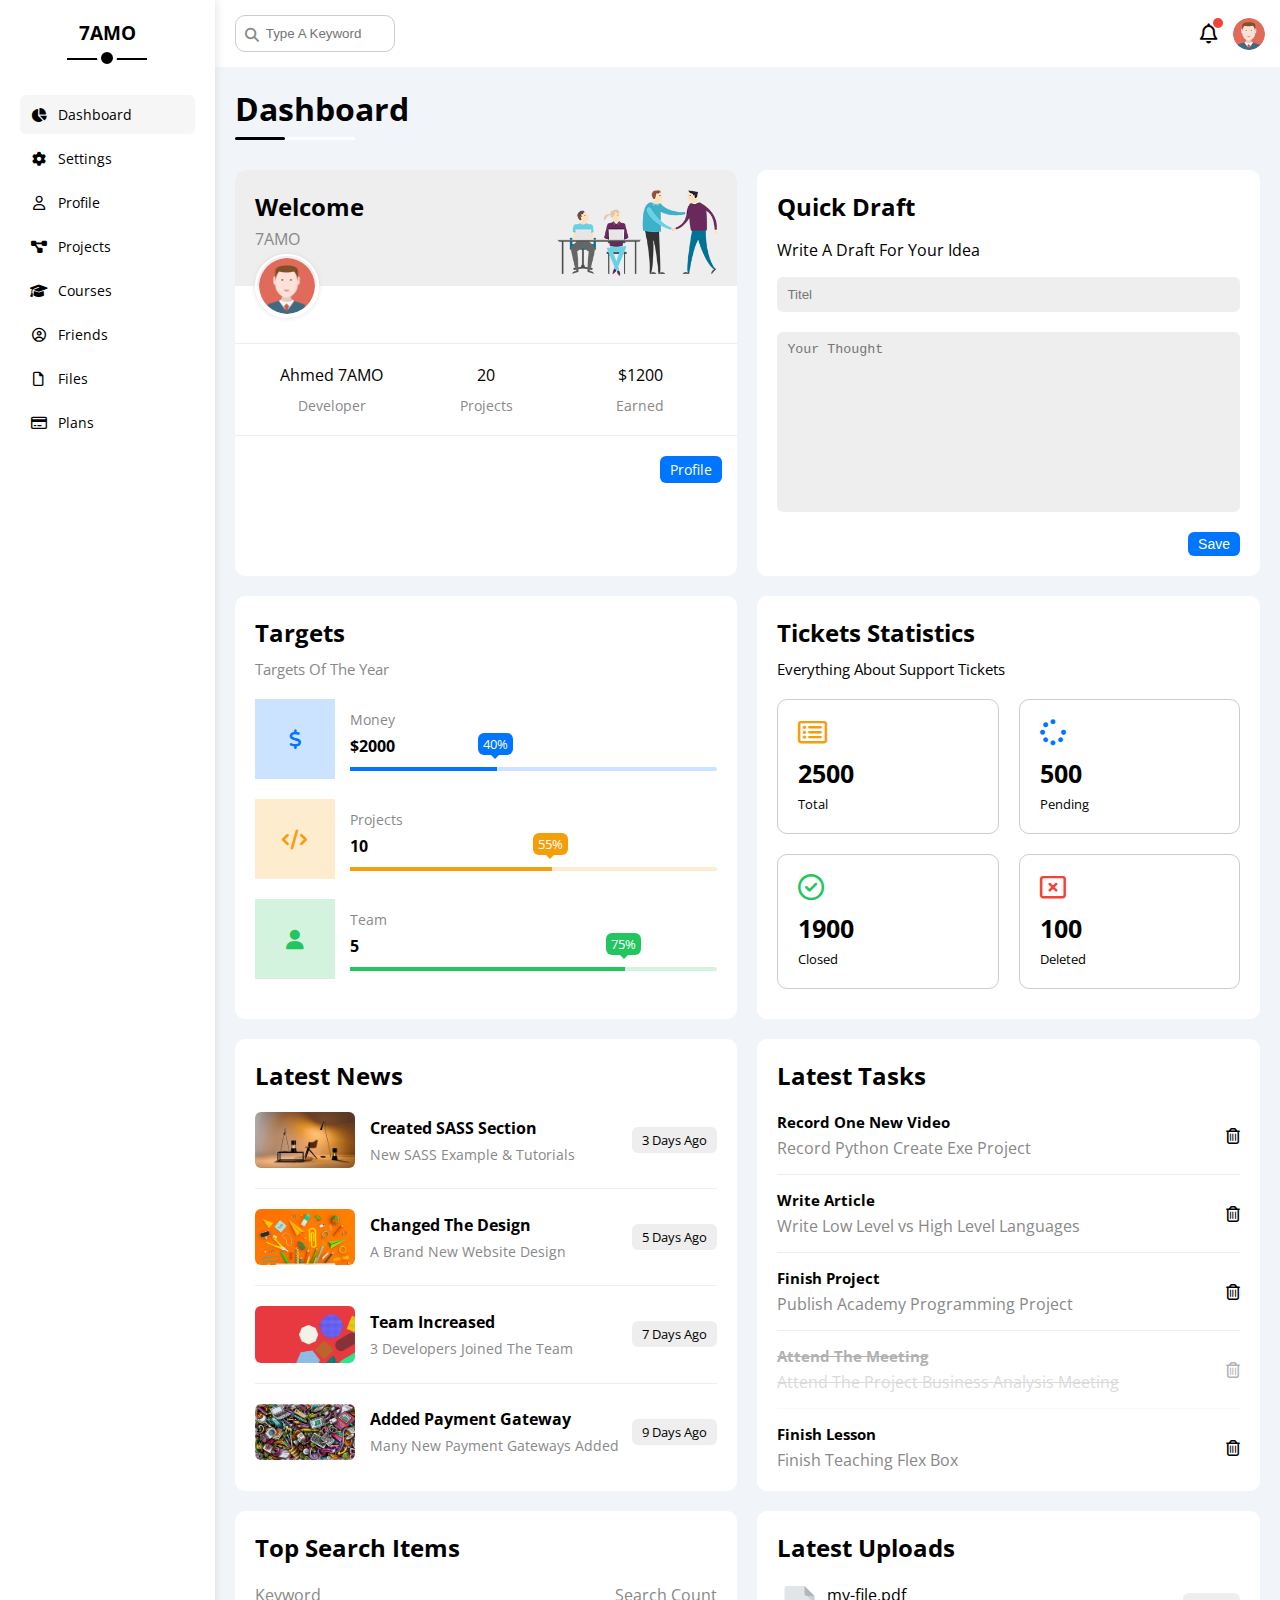
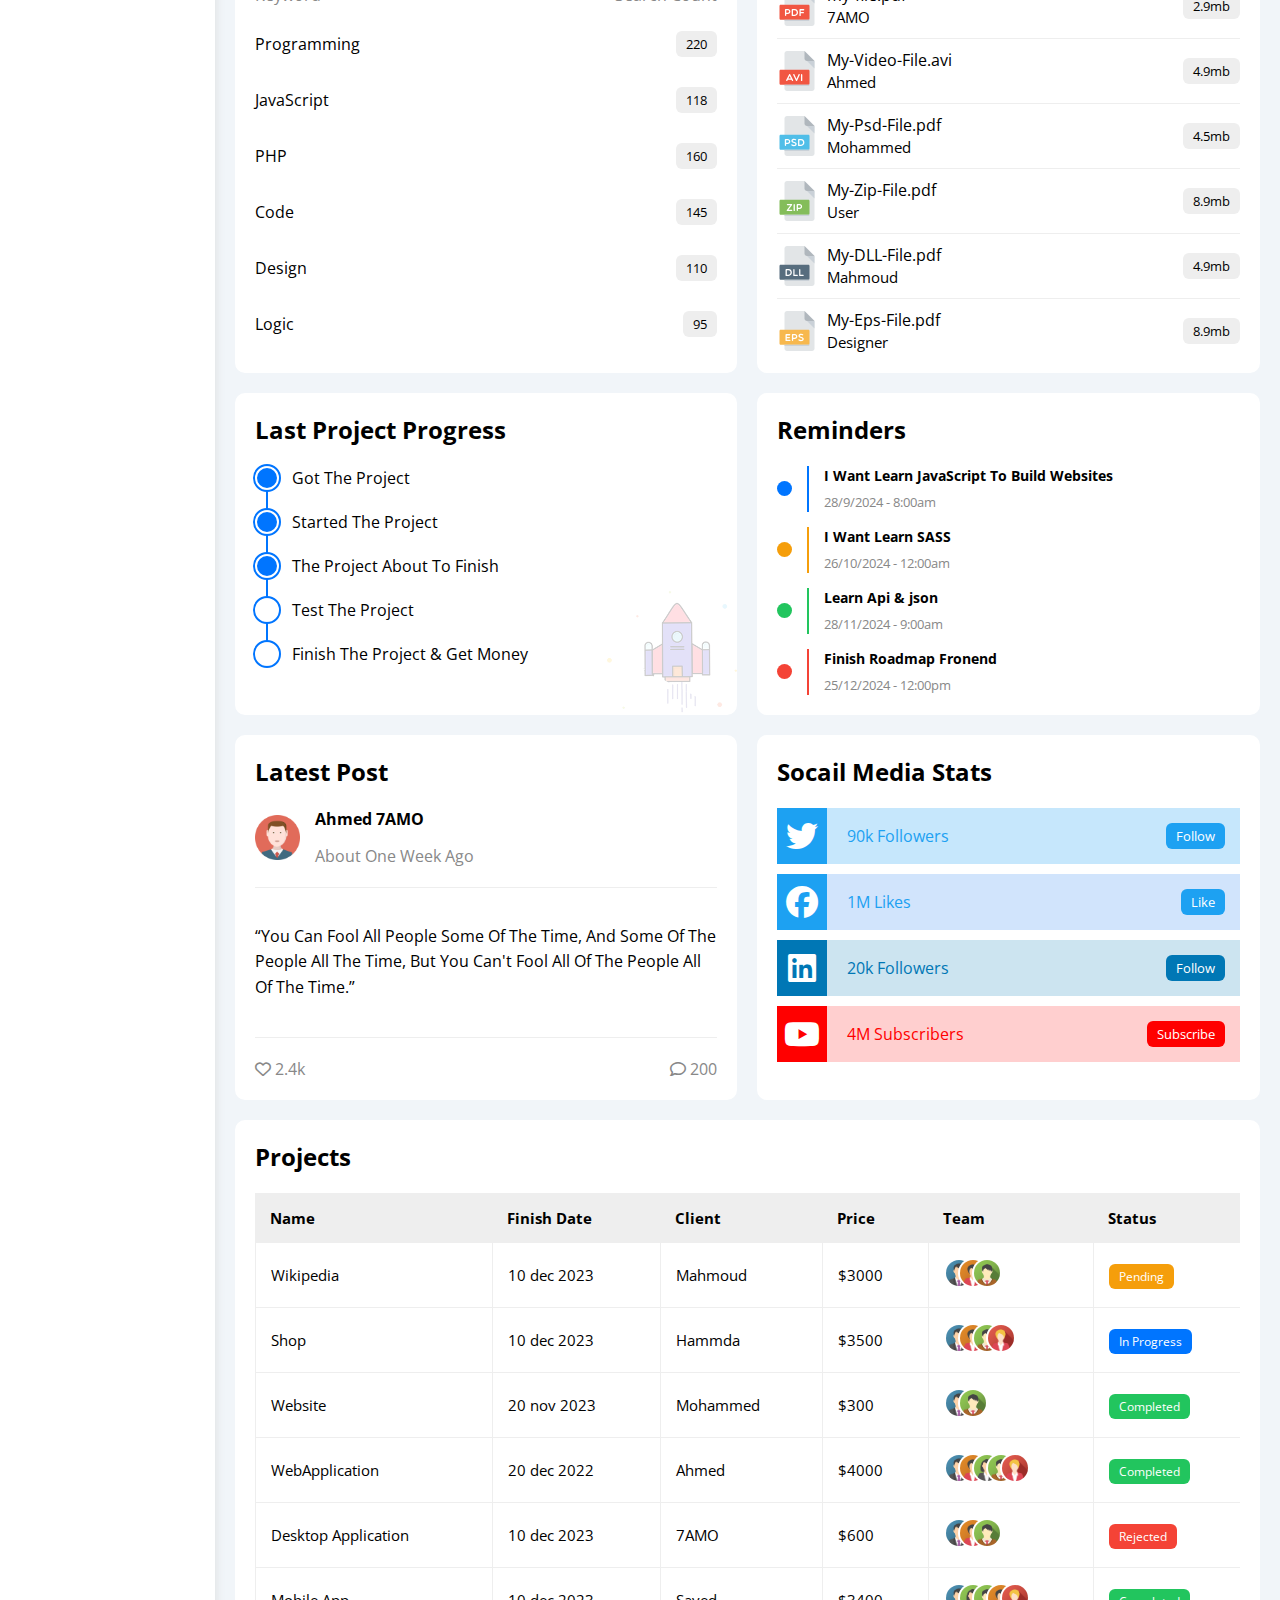
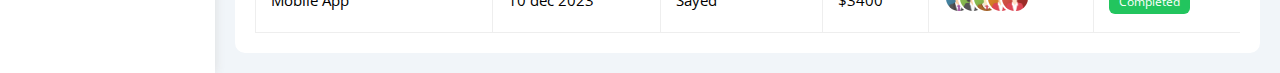
<file: index.html>
<!DOCTYPE html>
<html lang="en">
<head>
    <meta charset="UTF-8">
    <meta name="viewport" content="width=device-width, initial-scale=1.0">
    <link rel="stylesheet" href="css/all.min.css">
    <link rel="stylesheet" href="css/framework.css">
    <link rel="stylesheet" href="css/main.css">
    <link rel="preconnect" href="https://fonts.googleapis.com" />
    <link rel="preconnect" href="https://fonts.gstatic.com" crossorigin />
    <link href="https://fonts.googleapis.com/css2?family=Open+Sans:wght@300;500&#038;display=swap" rel="stylesheet" />
    <title>Dashboard</title>
</head>
<body>
    <div class="page d-flex">
        <div class="sidebar bg-white p-20 p-relative">
            <h3 class="p-relative mt-0 text-c">7AMO</h3>
            <ul>
                <li>
                    <a class="active d-flex align-center fs-14 c-black rad-6 p-10" href="index.html" title="Dashboard">
                        <i class="fa-solid fa-chart-pie fa-fw"></i>
                        <span>Dashboard</span>
                    </a>
                </li>
                <li>
                    <a class="d-flex align-center fs-14 c-black rad-6 p-10" href="settings.html" title="Settings">
                      <i class="fa-solid fa-gear fa-fw"></i>
                      <span>Settings</span>
                    </a>
                  </li>
                  <li>
                    <a class="d-flex align-center fs-14 c-black rad-6 p-10" href="profile.html" title="Profile">
                      <i class="fa-regular fa-user fa-fw"></i>
                      <span>Profile</span>
                    </a>
                  </li>
                  <li>
                    <a class="d-flex align-center fs-14 c-black rad-6 p-10" href="projects.html" title="Projects">
                      <i class="fa-solid fa-diagram-project fa-fw"></i>
                      <span>Projects</span>
                    </a>
                  </li>
                  <li>
                    <a class="d-flex align-center fs-14 c-black rad-6 p-10" href="courses.html" title="Courses">
                      <i class="fa-solid fa-graduation-cap fa-fw"></i>
                      <span>Courses</span>
                    </a>
                  </li>
                  <li>
                    <a class="d-flex align-center fs-14 c-black rad-6 p-10" href="friends.html" title="Friends">
                      <i class="fa-regular fa-circle-user fa-fw"></i>
                      <span>Friends</span>
                    </a>
                  </li>
                  <li>
                    <a class="d-flex align-center fs-14 c-black rad-6 p-10" href="files.html" title="Files">
                      <i class="fa-regular fa-file fa-fw"></i>
                      <span>Files</span>
                    </a>
                  </li>
                  <li>
                    <a class="d-flex align-center fs-14 c-black rad-6 p-10" href="plans.html" title="Plans">
                      <i class="fa-regular fa-credit-card fa-fw"></i>
                      <span>Plans</span>
                    </a>
                  </li>
            </ul>
        </div>
        <div class="content w-full">
            <!-- Start Head  -->
            <div class="head bg-white p-15 between-flex ">
                <div class="search p-relative">
                    <input class="p-10 rad-10 border-ccc" type="search" placeholder="Type A Keyword" > 
                </div>
                <div class="icons d-flex align-center">
                    <span class="notification p-relative">
                        <i class="fa-regular fa-bell fa-lg"></i> 
                    </span>
                    <img src="images/avatar.png" alt="">
                </div>
            </div>
            <!-- End Head  -->
            <h1 class="p-relative">Dashboard</h1>
            <div class="wrapper d-grid gap-20">
                <div class="welcome bg-white rad-10 text-c-mobile block-mobile">
                    <div class="intro p-20 d-flex space-between bg-eee">
                        <div>
                            <h2 class="m-0">Welcome</h2>
                            <p class="c-gray mt-5">7AMO</p>
                        </div>
                        <img class="hide-mobile" src="images/welcome.png" alt="">
                    </div>
                    <img src="images/avatar.png" alt="" class="avatar">
                    <div class="body text-c d-flex p-20 mt-20 mb-20 block-mobile">
                        <div>Ahmed 7AMO <span class="d-block c-gray fs-14 mt-10">Developer</span></div>
                        <div>20<span class="d-block c-gray fs-14 mt-10">Projects </span></div>
                        <div>$1200<span class="d-block c-gray fs-14 mt-10"> Earned</span></div>
                    </div>
                    <a href="profile.html" class="visit d-block fs-14  bg-blue c-white w-fit btn-shape">Profile</a>
                </div>
                <!-- Start Quick Draft Widget -->
                <div class="quick-draft p-20 bg-white rad-10">
                    <h2 class="mt-0 mb-10">Quick Draft</h2>
                    <p class="">Write A Draft For Your Idea</p>
                    <form action="">
                        <input class="d-block mb-20 w-full p-10 b-none bg-eee rad-6" type="text" placeholder="Titel">
                        <textarea class="d-block mb-20 w-full p-10 b-none bg-eee rad-6" placeholder="Your Thought"></textarea>
                        <input class="save d-block fs-14 bg-blue c-white b-none w-fit btn-shape" type="submit" value="Save">
                    </form>
                </div>
                <!-- End Quick Draft Widget -->
                <!-- Start Targets  -->
                <div class="targets p-20 bg-white rad-10">
                    <h2 class="mt-0 mb-10 ">Targets</h2>
                    <p class="mt-0 mb-20 c-gray fs-15">Targets Of The Year</p>
                    <div class="target-row mb-20 center-flex blue">
                        <div class="icon center-flex">
                           <i class="fa-solid fa-dollar-sign fa-lg c-blue"></i> 
                        </div>
                        <div class="details">
                            <span class="fs-14 c-gray">Money</span>
                            <span class="d-block mt-5 mb-10 fw-bold">$2000</span>
                            <div class="progress rad-6 p-relative">
                              <span class="bg-blue blue" style="width: 40%;">
                                <span class="bg-blue">40%</span>
                            </span>
                            </div>
                        </div>
                    </div>
                    <div class="target-row mb-20 center-flex orange">
                        <div class="icon center-flex">
                           <i class="fa-solid fa-code fa-lg c-orange"></i> 
                        </div>
                        <div class="details">
                            <span class="fs-14 c-gray">Projects</span>
                            <span class="d-block mt-5 mb-10 fw-bold">10</span>
                            <div class="progress rad-6 p-relative">
                              <span class="bg-orange orange" style="width: 55%;">
                                <span class="bg-orange">55%</span>
                            </span>
                            </div>
                        </div>
                    </div>
                    <div class="target-row mb-20 center-flex green">
                        <div class="icon center-flex">
                           <i class="fa-solid fa-user fa-lg c-green"></i> 
                        </div>
                        <div class="details">
                            <span class="fs-14 c-gray">Team</span>
                            <span class="d-block mt-5 mb-10 fw-bold">5</span>
                            <div class="progress rad-6 p-relative">
                              <span class="bg-green green" style="width: 75%;">
                                <span class="bg-green">75%</span>
                            </span>
                            </div>
                        </div>
                    </div>
                </div>
                <!-- End Targets  -->
                <!-- Start Tickets Widget -->
                <div class="tickets p-20 bg-white rad-10">
                    <h2 class="mt-0 mb-10">Tickets Statistics</h2>
                    <p class="mt-0 mb-20 c-grey fs-15">Everything About Support Tickets</p>
                    <div class="d-flex txt-c gap-20 f-wrap">
                      <div class=" p-20 rad-10 fs-13 c-grey box">
                        <i class="fa-regular fa-rectangle-list fa-2x mb-10 c-orange"></i>
                        <span class="d-block c-black fw-bold fs-25 mb-5">2500</span>
                        Total
                      </div>
                      <div class="box p-20 rad-10 fs-13 c-grey">
                        <i class="fa-solid fa-spinner fa-2x mb-10 c-blue"></i>
                        <span class="d-block c-black fw-bold fs-25 mb-5">500</span>
                        Pending
                      </div>
                      <div class="box p-20 rad-10 fs-13 c-grey">
                        <i class="fa-regular fa-circle-check fa-2x mb-10 c-green"></i>
                        <span class="d-block c-black fw-bold fs-25 mb-5">1900</span>
                        Closed
                      </div>
                      <div class="box p-20 rad-10 fs-13 c-grey">
                        <i class="fa-regular fa-rectangle-xmark fa-2x mb-10 c-red"></i>
                        <span class="d-block c-black fw-bold fs-25 mb-5">100</span>
                        Deleted
                      </div>
                    </div>
                  </div>
                <!-- End Tickets Widget -->
                 <!-- Start Latest News -->
                  <div class="latest-news p-20 bg-white rad-10 text-c-mobile">
                    <h2 class="mt-0 mb-20">Latest News</h2>
                    <div class="news-row d-flex align-center">
                      <img src="images/news-01.png" alt="">
                      <div class="info">
                        <h3>Created SASS Section</h3>
                        <p class="m-0 fs-14 c-gray ">New SASS Example & Tutorials</p>
                      </div>
                      <div class="btn-shape bg-eee fs-13 label">3 Days Ago</div>
                    </div>
                    <div class="news-row d-flex align-center">
                      <img src="images/news-02.png" alt="">
                      <div class="info">
                        <h3>Changed The Design</h3>
                        <p class="m-0 fs-14 c-gray ">A Brand New Website Design</p>
                      </div>
                      <div class="btn-shape bg-eee fs-13 label">5 Days Ago</div>
                    </div>
                    <div class="news-row d-flex align-center">
                      <img src="images/news-03.png" alt="">
                      <div class="info">
                        <h3>Team Increased</h3>
                        <p class="m-0 fs-14 c-gray ">3 Developers Joined The Team</p>
                      </div>
                      <div class="btn-shape bg-eee fs-13 label">7 Days Ago</div>
                    </div>
                    <div class="news-row d-flex align-center">
                      <img src="images/news-04.png" alt="">
                      <div class="info">
                        <h3>Added Payment Gateway</h3>
                        <p class="m-0 fs-14 c-gray ">Many New Payment Gateways Added</p>
                      </div>
                      <div class="btn-shape bg-eee fs-13 label">9 Days Ago</div>
                    </div>
                  </div>
                 <!-- End Latest News -->
                  <!-- Start Tasks  -->
                   <div class="tasks p-20 bg-white rad-10">
                    <h2 class="mt-0 mb-20 ">Latest Tasks</h2>
                    <div class="task-row between-flex">
                      <div class="info">
                        <h3 class="mt-0 mb-5 fs-15">Record One New Video</h3>
                        <p class="m-0 c-gray">Record Python Create Exe Project</p>
                      </div>
                      <i class="fa-regular fa-trash-can delete"></i>
                    </div>
                    <div class="task-row between-flex">
                      <div class="info">
                        <h3 class="mt-0 mb-5 fs-15">Write Article</h3>
                        <p class="m-0 c-gray">Write Low Level vs High Level Languages</p>
                      </div>
                      <i class="fa-regular fa-trash-can delete"></i>
                    </div>
                    <div class="task-row between-flex">
                      <div class="info">
                        <h3 class="mt-0 mb-5 fs-15">Finish Project</h3>
                        <p class="m-0 c-gray">Publish Academy Programming Project</p>
                      </div>
                      <i class="fa-regular fa-trash-can delete"></i>
                    </div>
                    <div class="task-row between-flex done">
                      <div class="info">
                        <h3 class="mt-0 mb-5 fs-15">Attend The Meeting</h3>
                        <p class="m-0 c-gray">Attend The Project Business Analysis Meeting</p>
                      </div>
                      <i class="fa-regular fa-trash-can delete"></i>
                    </div>
                    <div class="task-row between-flex">
                      <div class="info">
                        <h3 class="mt-0 mb-5 fs-15">Finish Lesson</h3>
                        <p class="m-0 c-gray">Finish Teaching Flex Box</p>
                      </div>
                      <i class="fa-regular fa-trash-can delete"></i>
                    </div>
                   </div>
                  <!-- End Tasks  -->
                   <!-- Start To Search Widget -->
                    <div class="search-items p-20 bg-white rad-10">
                      <h2 class="mt-0 mb-20">Top Search Items </h2>
                      <div class="items-head d-flex space-between c-gray mb-10">
                        <div>Keyword</div>
                        <div>Search Count</div>
                      </div>
                      <div class="items between-flex pt-15 pb-15">
                        <span>Programming</span>
                        <span class="bg-eee fs-13 btn-shape">220</span>
                      </div>
                      <div class="items between-flex pt-15 pb-15">
                        <span>JavaScript</span>
                        <span class="bg-eee fs-13 btn-shape">118</span>
                      </div>
                      <div class="items between-flex pt-15 pb-15">
                        <span>PHP</span>
                        <span class="bg-eee fs-13 btn-shape">160</span>
                      </div>
                      <div class="items between-flex pt-15 pb-15">
                        <span>Code</span>
                        <span class="bg-eee fs-13 btn-shape">145</span>
                      </div>
                      <div class="items between-flex pt-15 pb-15">
                        <span>Design</span>
                        <span class="bg-eee fs-13 btn-shape">110</span>
                      </div>
                      <div class="items between-flex pt-15 pb-15">
                        <span>Logic</span>
                        <span class="bg-eee fs-13 btn-shape">95</span>
                      </div>
                    </div>
                   <!-- End To Search Widget -->
                    <!-- Start Latest Uploads -->
                     <div class="latest-uploads p-20 bg-white rad-10">
                      <h2 class="mt-0 mb-20">Latest Uploads</h2>
                      <ul class="m-0">
                        <li class="between-flex pb-10 mb-10">
                          <div class="d-flex align-center">
                            <img decoding="async" class="mr-10" src="images/pdf.svg" alt="" />
                            <div>
                              <span class="d-block">my-file.pdf</span>
                              <span class="fs-15 c-grey">7AMO</span>
                            </div>
                          </div>
                          <div class="bg-eee btn-shape fs-13">2.9mb</div>
                        </li>
                        <li class="between-flex pb-10 mb-10">
                          <div class="d-flex align-center">
                            <img decoding="async" class="mr-10" src="images/avi.svg" alt="" />
                            <div>
                              <span class="d-block">My-Video-File.avi</span>
                              <span class="fs-15 c-grey">Ahmed</span>
                            </div>
                          </div>
                          <div class="bg-eee btn-shape fs-13">4.9mb</div>
                        </li>
                        <li class="between-flex pb-10 mb-10">
                          <div class="d-flex align-center">
                            <img decoding="async" class="mr-10" src="images/psd.svg" alt="" />
                            <div>
                              <span class="d-block">My-Psd-File.pdf</span>
                              <span class="fs-15 c-grey">Mohammed</span>
                            </div>
                          </div>
                          <div class="bg-eee btn-shape fs-13">4.5mb</div>
                        </li>
                        <li class="between-flex pb-10 mb-10">
                          <div class="d-flex align-center">
                            <img decoding="async" class="mr-10" src="images/zip.svg" alt="" />
                            <div>
                              <span class="d-block">My-Zip-File.pdf</span>
                              <span class="fs-15 c-grey">User</span>
                            </div>
                          </div>
                          <div class="bg-eee btn-shape fs-13">8.9mb</div>
                        </li>
                        <li class="between-flex pb-10 mb-10">
                          <div class="d-flex align-center">
                            <img decoding="async" class="mr-10" src="images/dll.svg" alt="" />
                            <div>
                              <span class="d-block">My-DLL-File.pdf</span>
                              <span class="fs-15 c-grey">Mahmoud</span>
                            </div>
                          </div>
                          <div class="bg-eee btn-shape fs-13">4.9mb</div>
                        </li>
                        <li class="between-flex">
                          <div class="d-flex align-center">
                            <img decoding="async" class="mr-10" src="images/eps.svg" alt="" />
                            <div>
                              <span class="d-block">My-Eps-File.pdf</span>
                              <span class="fs-15 c-grey">Designer</span>
                            </div>
                          </div>
                          <div class="bg-eee btn-shape fs-13">8.9mb</div>
                        </li>
                      </ul>
                     </div>
                    <!-- End Latest Uploads -->
                     <!-- Start Last Project Progress Widget  -->
                      <div class="last-project p-20 bg-white rad-10 p-relative">
                        <h2 class="mt-0 mb-20">Last Project Progress</h2>
                        <ul class="m-0 p-relative">
                          <li class="mt-20 d-flex align-center done">Got The Project</li>
                          <li class="mt-20 d-flex align-center done">Started The Project</li>
                          <li class="mt-20 d-flex align-center done">The Project About To Finish</li>
                          <li class="mt-20 d-flex align-center current">Test The Project</li>
                          <li class="mt-20 d-flex align-center">Finish The Project & Get Money</li>
                        </ul>
                        <img class="launch-icon hide-mobile" src="images/project.png" alt="">
                      </div>
                     <!-- End Last Project Progress Widget  -->
                      <!-- Start Reminders Widget -->
                       <div class="reminders p-20 bg-white rad-10 p-relative">
                        <h2 class="mt-0 mb-25">Reminders</h2>
                        <ul class="m-0">
                          <li class="d-flex align-center mt-15">
                            <span class="key bg-blue mr-15 d-block rad-half"></span>
                            <div class="pl-15 blue">
                              <p class="fs-14 fw-bold mt-0 mb-5">I Want Learn JavaScript To Build Websites</p>
                               <span class="fs-13 c-gray">28/9/2024 - 8:00am</span>
                            </div>
                          </li>
                          <li class="d-flex align-center mt-15">
                            <span class="key bg-orange mr-15 d-block rad-half"></span>
                            <div class="pl-15 orange">
                              <p class="fs-14 fw-bold mt-0 mb-5"> I Want Learn SASS</p>
                               <span class="fs-13 c-gray">26/10/2024 - 12:00am</span>
                            </div>
                          </li>
                          <li class="d-flex align-center mt-15">
                            <span class="key bg-green mr-15 d-block rad-half"></span>
                            <div class="pl-15 green">
                              <p class="fs-14 fw-bold mt-0 mb-5">Learn Api & json</p>
                               <span class="fs-13 c-gray">28/11/2024 - 9:00am</span>
                            </div>
                          </li>
                          <li class="d-flex align-center mt-15">
                            <span class="key bg-red mr-15 d-block rad-half"></span>
                            <div class="pl-15 red">
                              <p class="fs-14 fw-bold mt-0 mb-5">Finish Roadmap Fronend</p>
                               <span class="fs-13 c-gray">25/12/2024 - 12:00pm</span>
                            </div>
                          </li>
                        </ul>
                       </div>
                      <!-- End Reminders Widget -->
                       <!-- Start Latest Post Widget  -->
                        <div class="latest-post p-20 bg-white rad-10 p-relative">
                          <h2 class="mt-0 mb-25">Latest Post</h2>
                          <div class="d-flex align-center top">
                            <img class="avatar mr-15" src="images/avatar.png" alt="">
                            <div class="info">
                              <span class="d-block mb-15 fw-bold">Ahmed 7AMO</span>
                              <span class="c-gray">About One Week Ago</span>
                            </div>
                          </div>
                          <div class="post-content text-c-mobile pt-20 pb-20 mt-20 mb-20">
                            <p><q>You Can Fool All People Some Of The Time,
                               And Some Of The People All The Time, 
                               But You Can't Fool All Of The People All Of The Time.</q>
                              </p>
                          </div>
                          <div class="post-stats between-flex c-gray">
                            <div>
                              <i class="fa-regular fa-heart"></i>
                              <span>2.4k</span>
                            </div>
                            <div>
                              <i class="fa-regular fa-comment"></i>
                              <span>200</span>
                            </div>
                          </div>
                        </div>
                       <!-- End Latest Post Widget  -->
                        <!-- Start Socail Media Widget  -->
                          <div class="social-media p-20 bg-white rad-10 p-relative">
                            <h2 class="mt-0 mb-25">Socail Media Stats</h2>
                            <div class="box twitter p-15 p-relative mb-10 between-flex">
                             <i class="fa-brands fa-twitter fa-2x c-white h-full center-flex"></i> 
                             <span>90k Followers</span>
                             <a class="fs-13 c-white btn-shape " href="#">Follow</a>
                            </div>
                            <div class="box facebook p-15 p-relative mb-10 between-flex">
                             <i class="fa-brands fa-facebook fa-2x c-white h-full center-flex"></i> 
                             <span>1M Likes</span>
                             <a class="fs-13 c-white btn-shape " href="#">Like</a>
                            </div>
                            <div class="box linkedin p-15 p-relative mb-10 between-flex">
                              <i class="fa-brands fa-linkedin fa-2x c-white h-full center-flex"></i> 
                              <span>20k Followers</span>
                              <a class="fs-13 c-white btn-shape " href="#">Follow</a>
                            </div>
                            <div class="box youtube p-15 p-relative mb-10 between-flex">
                             <i class="fa-brands fa-youtube fa-2x c-white h-full center-flex"></i> 
                             <span>4M Subscribers</span>
                             <a class="fs-13 c-white btn-shape " href="#">Subscribe</a>
                            </div>

                          </div>
                        <!-- End Socail Media Widget  -->
            </div>
            <!-- Start projects Table  -->
             <div class="projects p-20 bg-white rad-10 m-20">
               <h2 class="mt-0 mb-20">Projects</h2>
               <div class="responsive-table">
                <table class="fs-15 w-full">
                  <thead>
                    <tr>
                      <td>Name</td>
                      <td>Finish Date</td>
                      <td>Client</td>
                      <td>Price</td>
                      <td>Team</td>
                      <td>Status</td>
                    </tr>
                  </thead>
                  <tbody>
                    <tr>
                      <td>Wikipedia</td>
                      <td>10 dec 2023</td>
                      <td>Mahmoud</td>
                      <td>$3000</td>
                      <td>
                        <img src="images/team-01.png" alt="">
                        <img src="images/team-04.png" alt="">
                        <img src="images/team-03.png" alt="">
                      </td>
                      <td>
                        <span class="label bg-orange c-white btn-shape">Pending</span>
                      </td>
                    </tr>
                    <tr>
                      <td>Shop</td>
                      <td>10 dec 2023</td>
                      <td>Hammda</td>
                      <td>$3500</td>
                      <td>
                        <img src="images/team-01.png" alt="">
                        <img src="images/team-04.png" alt="">
                        <img src="images/team-03.png" alt="">
                        <img src="images/team-05.png" alt="">
                      </td>
                      <td>
                        <span class="label bg-blue c-white btn-shape">In Progress</span>
                      </td>
                    </tr>
                    <tr>
                      <td>Website</td>
                      <td>20 nov 2023</td>
                      <td>Mohammed</td>
                      <td>$300</td>
                      <td>
                        <img src="images/team-01.png" alt="">
                        <img src="images/team-03.png" alt="">
                      </td>
                      <td>
                        <span class="label bg-green c-white btn-shape">Completed</span>
                      </td>
                    </tr>
                    <tr>
                      <td>WebApplication</td>
                      <td>20 dec 2022</td>
                      <td>Ahmed</td>
                      <td>$4000</td>
                      <td>
                        <img src="images/team-01.png" alt="">
                        <img src="images/team-04.png" alt="">
                        <img src="images/team-02.png" alt="">
                        <img src="images/team-03.png" alt="">
                        <img src="images/team-05.png" alt="">
                      </td>
                      <td>
                        <span class="label bg-green c-white btn-shape">Completed</span>
                      </td>
                    </tr>
                    <tr>
                      <td>Desktop Application</td>
                      <td>10 dec 2023</td>
                      <td>7AMO</td>
                      <td>$600</td>
                      <td>
                        <img src="images/team-01.png" alt="">
                        <img src="images/team-04.png" alt="">
                        <img src="images/team-03.png" alt="">
                      </td>
                      <td>
                        <span class="label bg-red c-white btn-shape">Rejected</span>
                      </td>
                    </tr>
                    <tr>
                      <td>Mobile App</td>
                      <td>10 dec 2023</td>
                      <td>Sayed</td>
                      <td>$3400</td>
                      <td>
                        <img src="images/team-01.png" alt="">
                        <img src="images/team-02.png" alt="">
                        <img src="images/team-03.png" alt="">
                        <img src="images/team-04.png" alt="">
                        <img src="images/team-05.png" alt="">
                      </td>
                      <td>
                        <span class="label bg-green c-white btn-shape">Completed</span>
                      </td>
                    </tr>
                  </tbody>
                </table>
               </div>
             </div>
            <!-- End projects Table  -->
        </div>
    </div>
</body>
</html>
</file>
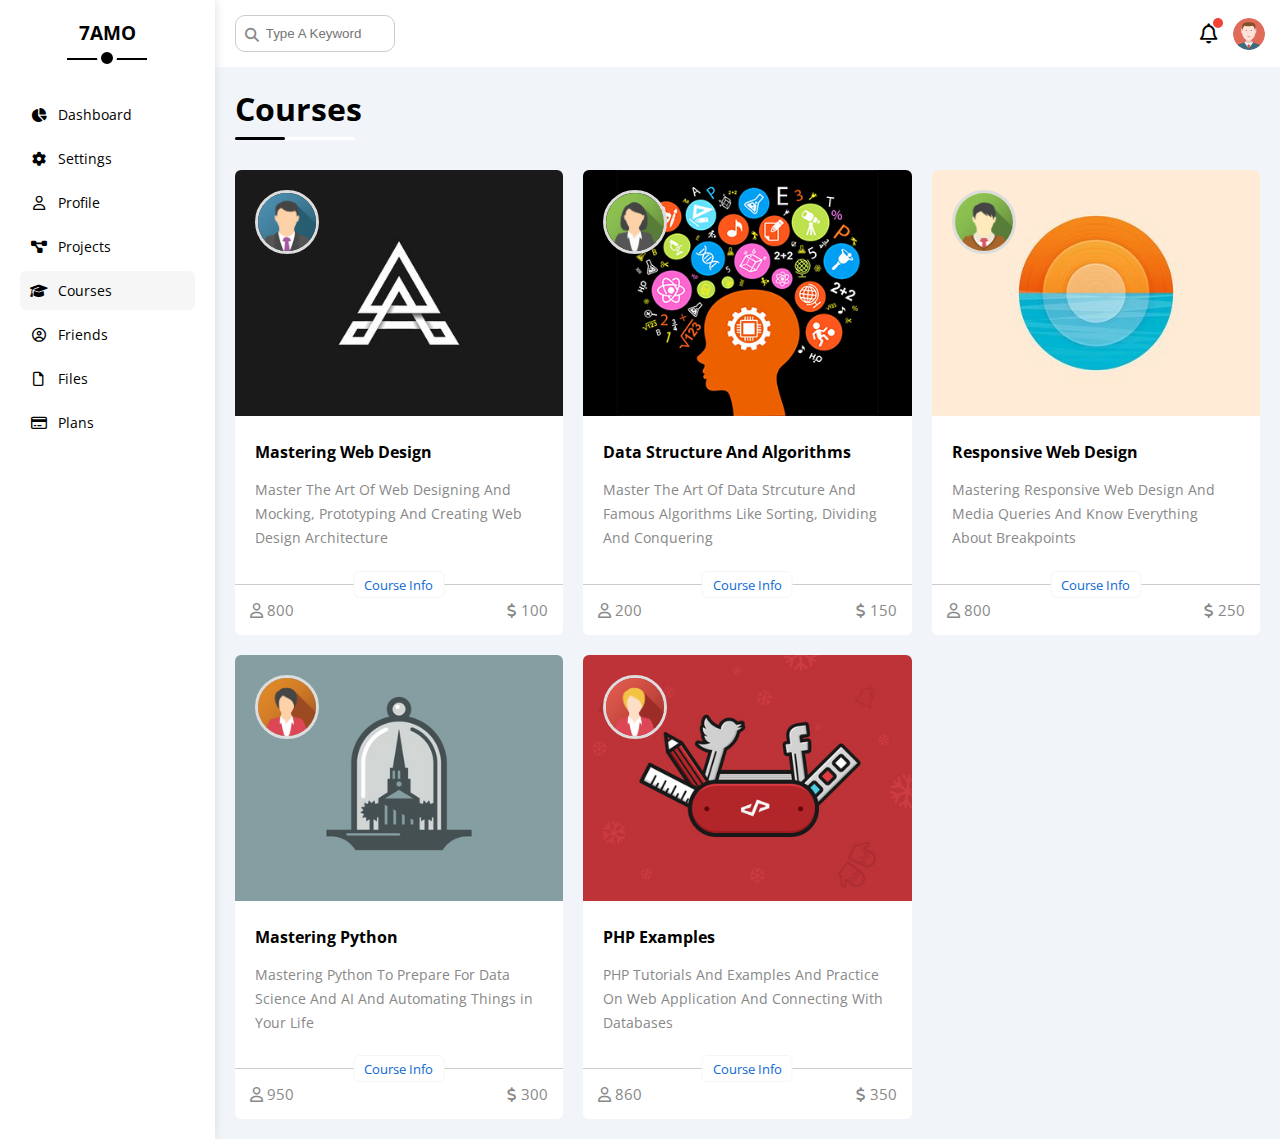
<file: courses.html>
<!DOCTYPE html>
<html lang="en">
<head>
    <meta charset="UTF-8">
    <meta name="viewport" content="width=device-width, initial-scale=1.0">
    <link rel="stylesheet" href="css/all.min.css">
    <link rel="stylesheet" href="css/framework.css">
    <link rel="stylesheet" href="css/main.css">
    <link rel="preconnect" href="https://fonts.googleapis.com" />
    <link rel="preconnect" href="https://fonts.gstatic.com" crossorigin />
    <link href="https://fonts.googleapis.com/css2?family=Open+Sans:wght@300;500&#038;display=swap" rel="stylesheet" />
    <title>Courses</title>
</head>
<body>
    <div class="page d-flex">
        <div class="sidebar bg-white p-20 p-relative">
            <h3 class="p-relative mt-0 text-c">7AMO</h3>
            <ul>
                <li>
                    <a class=" d-flex align-center fs-14 c-black rad-6 p-10" href="index.html" title="Dashboard">
                        <i class="fa-solid fa-chart-pie fa-fw"></i>
                        <span>Dashboard</span>
                    </a>
                </li>
                <li>
                    <a class=" d-flex align-center fs-14 c-black rad-6 p-10" href="settings.html" title="Settings">
                      <i class="fa-solid fa-gear fa-fw"></i>
                      <span>Settings</span>
                    </a>
                  </li>
                  <li>
                    <a class=" d-flex align-center fs-14 c-black rad-6 p-10" href="profile.html" title="Profile">
                      <i class="fa-regular fa-user fa-fw"></i>
                      <span>Profile</span>
                    </a>
                  </li>
                  <li>
                    <a class=" d-flex align-center fs-14 c-black rad-6 p-10" href="projects.html" title="Projects">
                      <i class="fa-solid fa-diagram-project fa-fw"></i>
                      <span>Projects</span>
                    </a>
                  </li>
                  <li>
                    <a class="active d-flex align-center fs-14 c-black rad-6 p-10" href="courses.html" title="Courses">
                      <i class="fa-solid fa-graduation-cap fa-fw"></i>
                      <span>Courses</span>
                    </a>
                  </li>
                  <li>
                    <a class="d-flex align-center fs-14 c-black rad-6 p-10" href="friends.html" title="Friends">
                      <i class="fa-regular fa-circle-user fa-fw"></i>
                      <span>Friends</span>
                    </a>
                  </li>
                  <li>
                    <a class="d-flex align-center fs-14 c-black rad-6 p-10" href="files.html" title="Files">
                      <i class="fa-regular fa-file fa-fw"></i>
                      <span>Files</span>
                    </a>
                  </li>
                  <li>
                    <a class="d-flex align-center fs-14 c-black rad-6 p-10" href="plans.html" title="Plans">
                      <i class="fa-regular fa-credit-card fa-fw"></i>
                      <span>Plans</span>
                    </a>
                  </li>
            </ul>
        </div>
        <div class="content w-full">
            <!-- Start Head  -->
            <div class="head bg-white p-15 between-flex ">
                <div class="search p-relative">
                    <input class="p-10 rad-10 border-ccc" type="search" placeholder="Type A Keyword" > 
                </div>
                <div class="icons d-flex align-center">
                    <span class="notification p-relative">
                        <i class="fa-regular fa-bell fa-lg"></i> 
                    </span>
                    <img src="images/avatar.png" alt="">
                </div>
            </div>
            <!-- End Head  -->
            <h1 class="p-relative">Courses</h1>
            <div class="courses-page d-grid m-20 gap-20">
                <div class="course bg-white rad-6 p-relative">
                    <img class="cover" src="images/course-01.jpg" alt="" >
                    <img class="instructor" src="images/team-01.png" alt="">
                    <div class="p-20">
                        <h4 class="m-0">Mastering Web Design</h4>
                        <p class="description c-gray mt-15 fs-14">Master The Art Of Web Designing And Mocking, Prototyping And Creating Web Design Architecture</p>
                    </div>
                    <div class="info p-15 p-relative between-flex">
                        <span class="title bg-blue c-white btn-shape">Course Info</span>
                        <span class="c-gray">
                            <i class="fa-regular fa-user"></i>
                            800
                        </span>
                        <span class="c-gray">
                            <i class="fa-solid fa-dollar-sign"></i>
                            100
                        </span>
                    </div>
                </div>
                <div class="course bg-white rad-6 p-relative">
                    <img class="cover" src="images/course-02.jpg" alt="" >
                    <img class="instructor" src="images/team-02.png" alt="">
                    <div class="p-20">
                        <h4 class="m-0">Data Structure And Algorithms</h4>
                        <p class="description c-gray mt-15 fs-14">Master The Art Of Data Strcuture And Famous Algorithms Like Sorting, Dividing And Conquering</p>
                    </div>
                    <div class="info p-15 p-relative between-flex">
                        <span class="title bg-blue c-white btn-shape">Course Info</span>
                        <span class="c-gray">
                            <i class="fa-regular fa-user"></i>
                            200
                        </span>
                        <span class="c-gray">
                            <i class="fa-solid fa-dollar-sign"></i>
                            150
                        </span>
                    </div>
                </div>
                <div class="course bg-white rad-6 p-relative">
                    <img class="cover" src="images/course-03.jpg" alt="" >
                    <img class="instructor" src="images/team-03.png" alt="">
                    <div class="p-20">
                        <h4 class="m-0">Responsive Web Design</h4>
                        <p class="description c-gray mt-15 fs-14">Mastering Responsive Web Design And Media Queries And Know Everything About Breakpoints</p>
                    </div>
                    <div class="info p-15 p-relative between-flex">
                        <span class="title bg-blue c-white btn-shape">Course Info</span>
                        <span class="c-gray">
                            <i class="fa-regular fa-user"></i>
                            800
                        </span>
                        <span class="c-gray">
                            <i class="fa-solid fa-dollar-sign"></i>
                            250
                        </span>
                    </div>
                </div>
                <div class="course bg-white rad-6 p-relative">
                    <img class="cover" src="images/course-04.jpg" alt="" >
                    <img class="instructor" src="images/team-04.png" alt="">
                    <div class="p-20">
                        <h4 class="m-0">Mastering Python</h4>
                        <p class="description c-gray mt-15 fs-14">Mastering Python To Prepare For Data Science And AI And Automating Things in Your Life</p>
                    </div>
                    <div class="info p-15 p-relative between-flex">
                        <span class="title bg-blue c-white btn-shape">Course Info</span>
                        <span class="c-gray">
                            <i class="fa-regular fa-user"></i>
                            950
                        </span>
                        <span class="c-gray">
                            <i class="fa-solid fa-dollar-sign"></i>
                            300
                        </span>
                    </div>
                </div>
                <div class="course bg-white rad-6 p-relative">
                    <img class="cover" src="images/course-05.jpg" alt="" >
                    <img class="instructor" src="images/team-05.png" alt="">
                    <div class="p-20">
                        <h4 class="m-0">PHP Examples</h4>
                        <p class="description c-gray mt-15 fs-14">PHP Tutorials And Examples And Practice On Web Application And Connecting With Databases</p>
                    </div>
                    <div class="info p-15 p-relative between-flex">
                        <span class="title bg-blue c-white btn-shape">Course Info</span>
                        <span class="c-gray">
                            <i class="fa-regular fa-user"></i>
                            860
                        </span>
                        <span class="c-gray">
                            <i class="fa-solid fa-dollar-sign"></i>
                            350
                        </span>
                    </div>
                </div>
            </div>
        </div>
    </div>
</body>
</html>
</file>
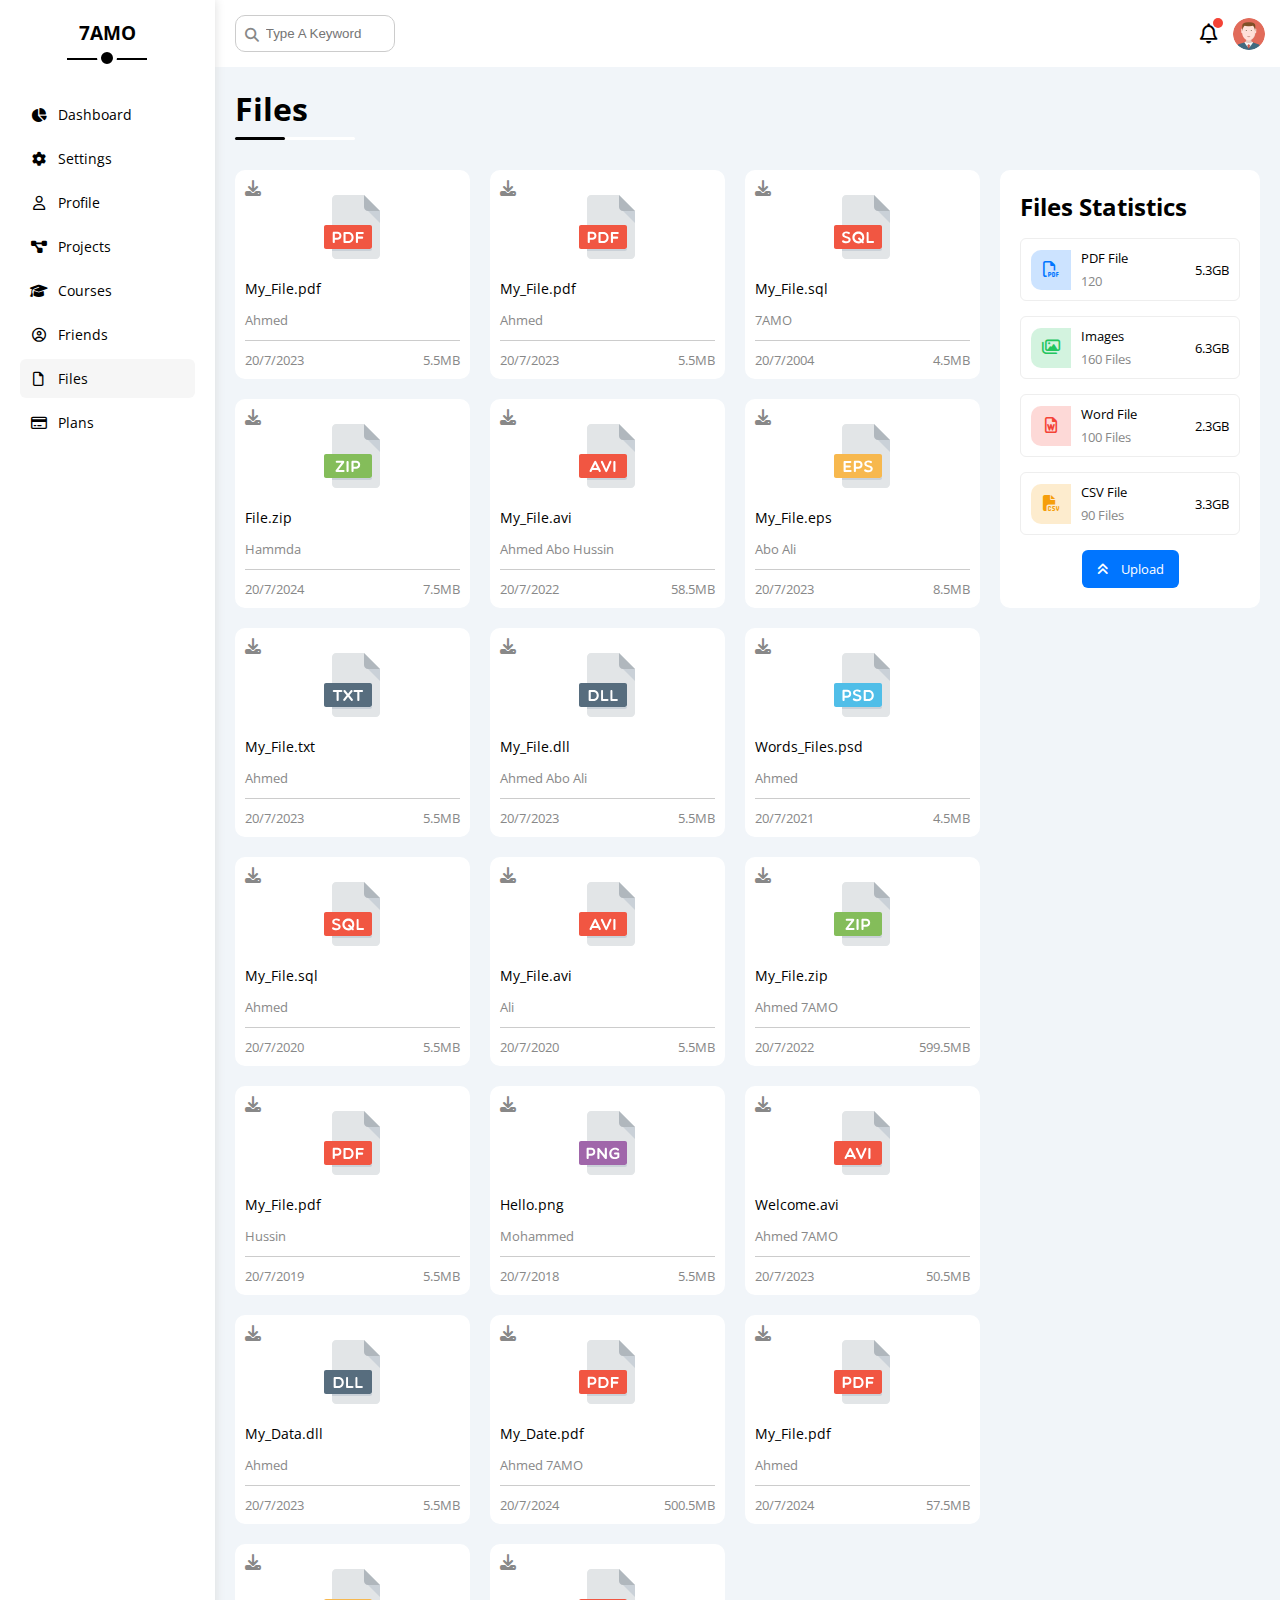
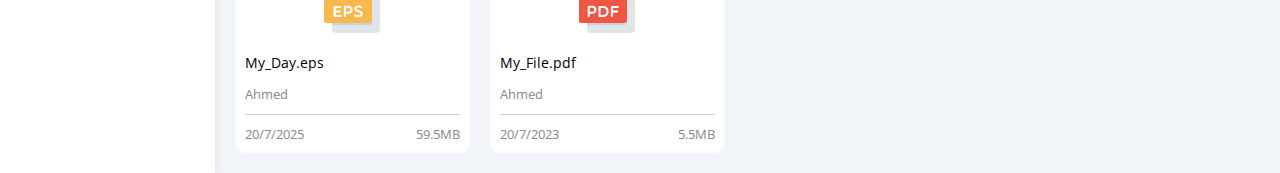
<file: files.html>
<!DOCTYPE html>
<html lang="en">
<head>
    <meta charset="UTF-8">
    <meta name="viewport" content="width=device-width, initial-scale=1.0">
    <link rel="stylesheet" href="css/all.min.css">
    <link rel="stylesheet" href="css/framework.css">
    <link rel="stylesheet" href="css/main.css">
    <link rel="preconnect" href="https://fonts.googleapis.com" />
    <link rel="preconnect" href="https://fonts.gstatic.com" crossorigin />
    <link href="https://fonts.googleapis.com/css2?family=Open+Sans:wght@300;500&#038;display=swap" rel="stylesheet" />
    <title>Files</title>
</head>
<body>
    <div class="page d-flex">
        <div class="sidebar bg-white p-20 p-relative">
            <h3 class="p-relative mt-0 text-c">7AMO</h3>
            <ul>
                <li>
                    <a class=" d-flex align-center fs-14 c-black rad-6 p-10" href="index.html" title="Dashboard">
                        <i class="fa-solid fa-chart-pie fa-fw"></i>
                        <span>Dashboard</span>
                    </a>
                </li>
                <li>
                    <a class=" d-flex align-center fs-14 c-black rad-6 p-10" href="settings.html" title="Settings">
                      <i class="fa-solid fa-gear fa-fw"></i>
                      <span>Settings</span>
                    </a>
                  </li>
                  <li>
                    <a class=" d-flex align-center fs-14 c-black rad-6 p-10" href="profile.html" title="Profile">
                      <i class="fa-regular fa-user fa-fw"></i>
                      <span>Profile</span>
                    </a>
                  </li>
                  <li>
                    <a class=" d-flex align-center fs-14 c-black rad-6 p-10" href="projects.html" title="Projects">
                      <i class="fa-solid fa-diagram-project fa-fw"></i>
                      <span>Projects</span>
                    </a>
                  </li>
                  <li>
                    <a class="d-flex align-center fs-14 c-black rad-6 p-10" href="courses.html" title="Courses">
                      <i class="fa-solid fa-graduation-cap fa-fw"></i>
                      <span>Courses</span>
                    </a>
                  </li>
                  <li>
                    <a class="d-flex align-center fs-14 c-black rad-6 p-10" href="friends.html" title="Friends">
                      <i class="fa-regular fa-circle-user fa-fw"></i>
                      <span>Friends</span>
                    </a>
                  </li>
                  <li>
                    <a class="active d-flex align-center fs-14 c-black rad-6 p-10" href="files.html" title="Files">
                      <i class="fa-regular fa-file fa-fw"></i>
                      <span>Files</span>
                    </a>
                  </li>
                  <li>
                    <a class="d-flex align-center fs-14 c-black rad-6 p-10" href="plans.html" title="Plans">
                      <i class="fa-regular fa-credit-card fa-fw"></i>
                      <span>Plans</span>
                    </a>
                  </li>
            </ul>
        </div>
        <div class="content w-full">
            <!-- Start Head  -->
            <div class="head bg-white p-15 between-flex ">
                <div class="search p-relative">
                    <input class="p-10 rad-10 border-ccc" type="search" placeholder="Type A Keyword" > 
                </div>
                <div class="icons d-flex align-center">
                    <span class="notification p-relative">
                        <i class="fa-regular fa-bell fa-lg"></i> 
                    </span>
                    <img src="images/avatar.png" alt="">
                </div>
            </div>
            <!-- End Head  -->
            <h1 class="p-relative">Files</h1>
            <div class="files-page d-flex m-20 gap-20">
                <!-- Start Files Statistics -->
                <div class="files-stats bg-white p-20 rad-10">
                    <h2 class="mt-0 mb-15 text-c-mobile">Files Statistics</h2>
                    <div class="d-flex align-center border-eee p-10 rad-6 mb-15 fs-13">
                        <i class="fa-regular fa-file-pdf fa-lg blue center-flex c-blue icon"></i>
                        <div class="info">
                            <span>PDF File</span>
                            <span class="c-gray d-block mt-5">120</span>
                        </div> 
                        <div class="size">5.3GB</div>                  
                    </div>
                    <div class="d-flex align-center border-eee p-10 rad-6 mb-15 fs-13">
                        <i class="fa-regular fa-images fa-lg green center-flex c-green icon"></i>
                        <div class="info">
                            <span>Images</span>
                            <span class="c-gray d-block mt-5">160 Files</span>
                        </div> 
                        <div class="size">6.3GB</div>                  
                    </div>
                    <div class="d-flex align-center border-eee p-10 rad-6 mb-15 fs-13">
                        <i class="fa-regular fa-file-word fa-lg red center-flex c-red icon"></i>
                        <div class="info">
                            <span>Word File</span>
                            <span class="c-gray d-block mt-5">100 Files</span>
                        </div> 
                        <div class="size">2.3GB</div>                  
                    </div>
                    <div class="d-flex align-center border-eee p-10 rad-6 mb-15 fs-13">
                        <i class="fa-solid fa-file-csv fa-lg orange center-flex c-orange icon"></i>
                        <div class="info">
                            <span>CSV File</span>
                            <span class="c-gray d-block mt-5">90 Files</span>
                        </div> 
                        <div class="size">3.3GB</div>                  
                    </div>
                    <a class="upload bg-blue c-white fs-13 rad-6 d-block w-fit" href="#" >
                        <i class="fa-solid fa-angles-up mr-10"></i>
                        Upload
                    </a>
                </div>
                <!-- End Files Statistics -->
                 <!-- Start Files Content  -->
                  <div class="files-content d-grid gap-20">
                    <div class="file bg-white p-10 rad-10">
                        <i class="fa-solid fa-download c-gray p-absolute"></i>
                        <div class="icon text-c">
                            <img class="mt-15 mb-15 " src="images/pdf.svg" alt="">
                        </div>
                        <div class="txt-c mb-10 fs-14">My_File.pdf</div>
                        <span class="c-gray fs-13">Ahmed</span>
                        <div class="info between-flex mt-10 pt-10 fs-13 c-gray">
                            <span>20/7/2023</span>
                            <span>5.5MB</span>
                        </div>
                    </div>
                    <div class="file bg-white p-10 rad-10">
                        <i class="fa-solid fa-download c-gray p-absolute"></i>
                        <div class="icon text-c">
                            <img class="mt-15 mb-15 " src="images/pdf.svg" alt="">
                        </div>
                        <div class="txt-c mb-10 fs-14">My_File.pdf</div>
                        <span class="c-gray fs-13">Ahmed</span>
                        <div class="info between-flex mt-10 pt-10 fs-13 c-gray">
                            <span>20/7/2023</span>
                            <span>5.5MB</span>
                        </div>
                    </div>
                    <div class="file bg-white p-10 rad-10">
                        <i class="fa-solid fa-download c-gray p-absolute"></i>
                        <div class="icon text-c">
                            <img class="mt-15 mb-15 " src="images/sql.svg" alt="">
                        </div>
                        <div class="txt-c mb-10 fs-14">My_File.sql</div>
                        <span class="c-gray fs-13">7AMO</span>
                        <div class="info between-flex mt-10 pt-10 fs-13 c-gray">
                            <span>20/7/2004</span>
                            <span>4.5MB</span>
                        </div>
                    </div>
                    <div class="file bg-white p-10 rad-10">
                        <i class="fa-solid fa-download c-gray p-absolute"></i>
                        <div class="icon text-c">
                            <img class="mt-15 mb-15 " src="images/zip.svg" alt="">
                        </div>
                        <div class="txt-c mb-10 fs-14">File.zip</div>
                        <span class="c-gray fs-13">Hammda</span>
                        <div class="info between-flex mt-10 pt-10 fs-13 c-gray">
                            <span>20/7/2024</span>
                            <span>7.5MB</span>
                        </div>
                    </div>
                    <div class="file bg-white p-10 rad-10">
                        <i class="fa-solid fa-download c-gray p-absolute"></i>
                        <div class="icon text-c">
                            <img class="mt-15 mb-15 " src="images/avi.svg" alt="">
                        </div>
                        <div class="txt-c mb-10 fs-14">My_File.avi</div>
                        <span class="c-gray fs-13">Ahmed Abo Hussin</span>
                        <div class="info between-flex mt-10 pt-10 fs-13 c-gray">
                            <span>20/7/2022</span>
                            <span>58.5MB</span>
                        </div>
                    </div>
                    <div class="file bg-white p-10 rad-10">
                        <i class="fa-solid fa-download c-gray p-absolute"></i>
                        <div class="icon text-c">
                            <img class="mt-15 mb-15 " src="images/eps.svg" alt="">
                        </div>
                        <div class="txt-c mb-10 fs-14">My_File.eps</div>
                        <span class="c-gray fs-13">Abo Ali</span>
                        <div class="info between-flex mt-10 pt-10 fs-13 c-gray">
                            <span>20/7/2023</span>
                            <span>8.5MB</span>
                        </div>
                    </div>
                    <div class="file bg-white p-10 rad-10">
                        <i class="fa-solid fa-download c-gray p-absolute"></i>
                        <div class="icon text-c">
                            <img class="mt-15 mb-15 " src="images/txt.svg" alt="">
                        </div>
                        <div class="txt-c mb-10 fs-14">My_File.txt</div>
                        <span class="c-gray fs-13">Ahmed</span>
                        <div class="info between-flex mt-10 pt-10 fs-13 c-gray">
                            <span>20/7/2023</span>
                            <span>5.5MB</span>
                        </div>
                    </div>
                    <div class="file bg-white p-10 rad-10">
                        <i class="fa-solid fa-download c-gray p-absolute"></i>
                        <div class="icon text-c">
                            <img class="mt-15 mb-15 " src="images/dll.svg" alt="">
                        </div>
                        <div class="txt-c mb-10 fs-14">My_File.dll</div>
                        <span class="c-gray fs-13">Ahmed Abo Ali</span>
                        <div class="info between-flex mt-10 pt-10 fs-13 c-gray">
                            <span>20/7/2023</span>
                            <span>5.5MB</span>
                        </div>
                    </div>
                    <div class="file bg-white p-10 rad-10">
                        <i class="fa-solid fa-download c-gray p-absolute"></i>
                        <div class="icon text-c">
                            <img class="mt-15 mb-15 " src="images/psd.svg" alt="">
                        </div>
                        <div class="txt-c mb-10 fs-14">Words_Files.psd</div>
                        <span class="c-gray fs-13">Ahmed</span>
                        <div class="info between-flex mt-10 pt-10 fs-13 c-gray">
                            <span>20/7/2021</span>
                            <span>4.5MB</span>
                        </div>
                    </div>
                    <div class="file bg-white p-10 rad-10">
                        <i class="fa-solid fa-download c-gray p-absolute"></i>
                        <div class="icon text-c">
                            <img class="mt-15 mb-15 " src="images/sql.svg" alt="">
                        </div>
                        <div class="txt-c mb-10 fs-14">My_File.sql</div>
                        <span class="c-gray fs-13">Ahmed</span>
                        <div class="info between-flex mt-10 pt-10 fs-13 c-gray">
                            <span>20/7/2020</span>
                            <span>5.5MB</span>
                        </div>
                    </div>
                    <div class="file bg-white p-10 rad-10">
                        <i class="fa-solid fa-download c-gray p-absolute"></i>
                        <div class="icon text-c">
                            <img class="mt-15 mb-15 " src="images/avi.svg" alt="">
                        </div>
                        <div class="txt-c mb-10 fs-14">My_File.avi</div>
                        <span class="c-gray fs-13">Ali</span>
                        <div class="info between-flex mt-10 pt-10 fs-13 c-gray">
                            <span>20/7/2020</span>
                            <span>5.5MB</span>
                        </div>
                    </div>
                    <div class="file bg-white p-10 rad-10">
                        <i class="fa-solid fa-download c-gray p-absolute"></i>
                        <div class="icon text-c">
                            <img class="mt-15 mb-15 " src="images/zip.svg" alt="">
                        </div>
                        <div class="txt-c mb-10 fs-14">My_File.zip</div>
                        <span class="c-gray fs-13">Ahmed 7AMO</span>
                        <div class="info between-flex mt-10 pt-10 fs-13 c-gray">
                            <span>20/7/2022</span>
                            <span>599.5MB</span>
                        </div>
                    </div>
                    <div class="file bg-white p-10 rad-10">
                        <i class="fa-solid fa-download c-gray p-absolute"></i>
                        <div class="icon text-c">
                            <img class="mt-15 mb-15 " src="images/pdf.svg" alt="">
                        </div>
                        <div class="txt-c mb-10 fs-14">My_File.pdf</div>
                        <span class="c-gray fs-13">Hussin</span>
                        <div class="info between-flex mt-10 pt-10 fs-13 c-gray">
                            <span>20/7/2019</span>
                            <span>5.5MB</span>
                        </div>
                    </div>
                    <div class="file bg-white p-10 rad-10">
                        <i class="fa-solid fa-download c-gray p-absolute"></i>
                        <div class="icon text-c">
                            <img class="mt-15 mb-15 " src="images/png.svg" alt="">
                        </div>
                        <div class="txt-c mb-10 fs-14">Hello.png</div>
                        <span class="c-gray fs-13">Mohammed</span>
                        <div class="info between-flex mt-10 pt-10 fs-13 c-gray">
                            <span>20/7/2018</span>
                            <span>5.5MB</span>
                        </div>
                    </div>
                    <div class="file bg-white p-10 rad-10">
                        <i class="fa-solid fa-download c-gray p-absolute"></i>
                        <div class="icon text-c">
                            <img class="mt-15 mb-15 " src="images/avi.svg" alt="">
                        </div>
                        <div class="txt-c mb-10 fs-14">Welcome.avi</div>
                        <span class="c-gray fs-13">Ahmed 7AMO</span>
                        <div class="info between-flex mt-10 pt-10 fs-13 c-gray">
                            <span>20/7/2023</span>
                            <span>50.5MB</span>
                        </div>
                    </div>
                    <div class="file bg-white p-10 rad-10">
                        <i class="fa-solid fa-download c-gray p-absolute"></i>
                        <div class="icon text-c">
                            <img class="mt-15 mb-15 " src="images/dll.svg" alt="">
                        </div>
                        <div class="txt-c mb-10 fs-14">My_Data.dll</div>
                        <span class="c-gray fs-13">Ahmed</span>
                        <div class="info between-flex mt-10 pt-10 fs-13 c-gray">
                            <span>20/7/2023</span>
                            <span>5.5MB</span>
                        </div>
                    </div>
                    <div class="file bg-white p-10 rad-10">
                        <i class="fa-solid fa-download c-gray p-absolute"></i>
                        <div class="icon text-c">
                            <img class="mt-15 mb-15 " src="images/pdf.svg" alt="">
                        </div>
                        <div class="txt-c mb-10 fs-14">My_Date.pdf</div>
                        <span class="c-gray fs-13">Ahmed 7AMO</span>
                        <div class="info between-flex mt-10 pt-10 fs-13 c-gray">
                            <span>20/7/2024</span>
                            <span>500.5MB</span>
                        </div>
                    </div>
                    <div class="file bg-white p-10 rad-10">
                        <i class="fa-solid fa-download c-gray p-absolute"></i>
                        <div class="icon text-c">
                            <img class="mt-15 mb-15 " src="images/pdf.svg" alt="">
                        </div>
                        <div class="txt-c mb-10 fs-14">My_File.pdf</div>
                        <span class="c-gray fs-13">Ahmed</span>
                        <div class="info between-flex mt-10 pt-10 fs-13 c-gray">
                            <span>20/7/2024</span>
                            <span>57.5MB</span>
                        </div>
                    </div>
                    <div class="file bg-white p-10 rad-10">
                        <i class="fa-solid fa-download c-gray p-absolute"></i>
                        <div class="icon text-c">
                            <img class="mt-15 mb-15 " src="images/eps.svg" alt="">
                        </div>
                        <div class="txt-c mb-10 fs-14">My_Day.eps</div>
                        <span class="c-gray fs-13">Ahmed</span>
                        <div class="info between-flex mt-10 pt-10 fs-13 c-gray">
                            <span>20/7/2025</span>
                            <span>59.5MB</span>
                        </div>
                    </div>
                    <div class="file bg-white p-10 rad-10">
                        <i class="fa-solid fa-download c-gray p-absolute"></i>
                        <div class="icon text-c">
                            <img class="mt-15 mb-15 " src="images/pdf.svg" alt="">
                        </div>
                        <div class="txt-c mb-10 fs-14">My_File.pdf</div>
                        <span class="c-gray fs-13">Ahmed</span>
                        <div class="info between-flex mt-10 pt-10 fs-13 c-gray">
                            <span>20/7/2023</span>
                            <span>5.5MB</span>
                        </div>
                    </div>
                  </div>
                 <!-- End Files Content  -->
            </div>
        </div>
    </div>
</body>
</html>
</file>
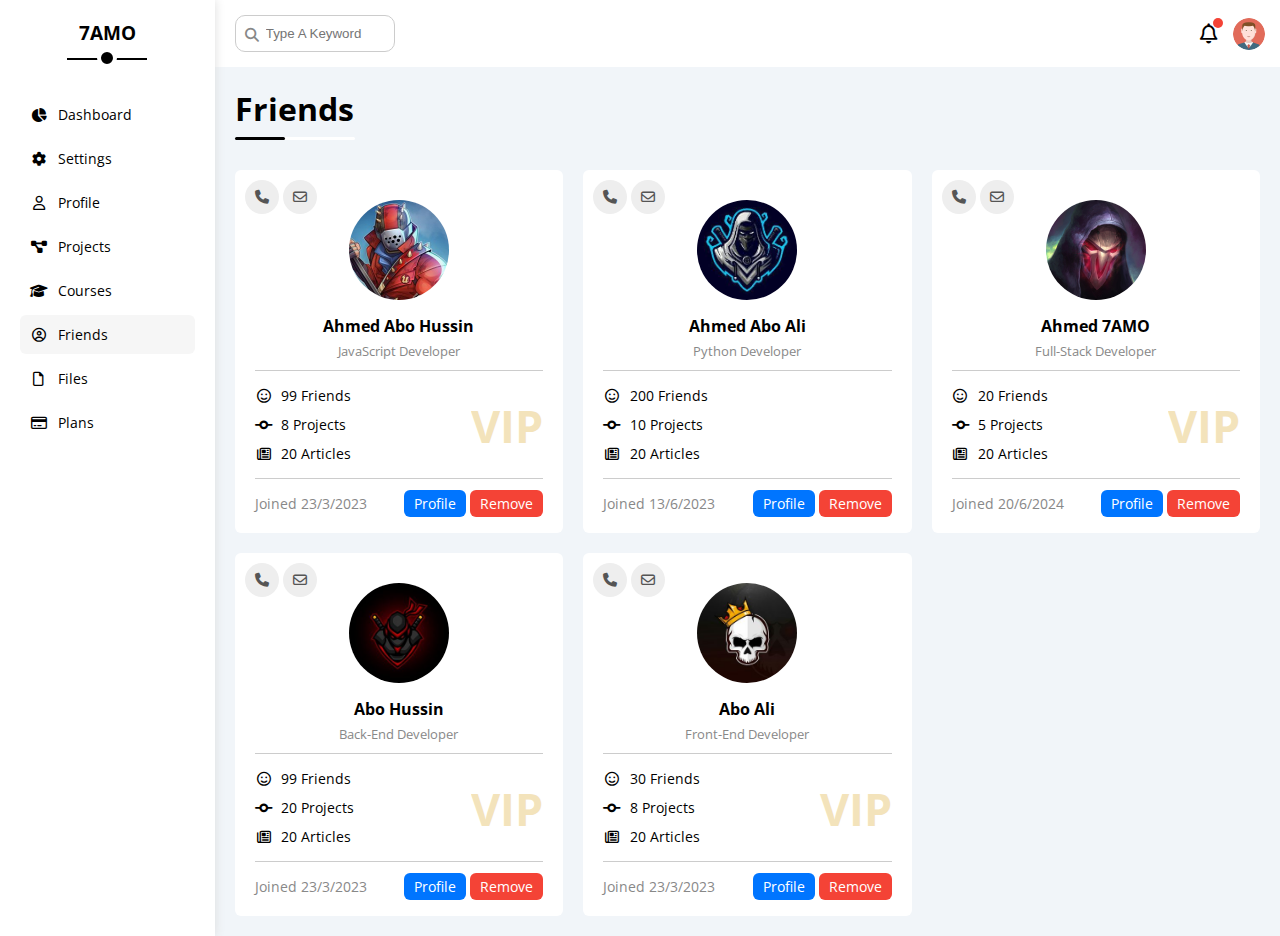
<file: friends.html>
<!DOCTYPE html>
<html lang="en">
<head>
    <meta charset="UTF-8">
    <meta name="viewport" content="width=device-width, initial-scale=1.0">
    <link rel="stylesheet" href="css/all.min.css">
    <link rel="stylesheet" href="css/framework.css">
    <link rel="stylesheet" href="css/main.css">
    <link rel="preconnect" href="https://fonts.googleapis.com" />
    <link rel="preconnect" href="https://fonts.gstatic.com" crossorigin />
    <link href="https://fonts.googleapis.com/css2?family=Open+Sans:wght@300;500&#038;display=swap" rel="stylesheet" />
    <title>Friends</title>
</head>
<body>
    <div class="page d-flex">
        <div class="sidebar bg-white p-20 p-relative">
            <h3 class="p-relative mt-0 text-c">7AMO</h3>
            <ul>
                <li>
                    <a class=" d-flex align-center fs-14 c-black rad-6 p-10" href="index.html" title="Dashboard">
                        <i class="fa-solid fa-chart-pie fa-fw"></i>
                        <span>Dashboard</span>
                    </a>
                </li>
                <li>
                    <a class=" d-flex align-center fs-14 c-black rad-6 p-10" href="settings.html" title="Settings">
                      <i class="fa-solid fa-gear fa-fw"></i>
                      <span>Settings</span>
                    </a>
                  </li>
                  <li>
                    <a class=" d-flex align-center fs-14 c-black rad-6 p-10" href="profile.html" title="Profile">
                      <i class="fa-regular fa-user fa-fw"></i>
                      <span>Profile</span>
                    </a>
                  </li>
                  <li>
                    <a class=" d-flex align-center fs-14 c-black rad-6 p-10" href="projects.html" title="Projects">
                      <i class="fa-solid fa-diagram-project fa-fw"></i>
                      <span>Projects</span>
                    </a>
                  </li>
                  <li>
                    <a class="d-flex align-center fs-14 c-black rad-6 p-10" href="courses.html" title="Courses">
                      <i class="fa-solid fa-graduation-cap fa-fw"></i>
                      <span>Courses</span>
                    </a>
                  </li>
                  <li>
                    <a class="active d-flex align-center fs-14 c-black rad-6 p-10" href="friends.html" title="Friends">
                      <i class="fa-regular fa-circle-user fa-fw"></i>
                      <span>Friends</span>
                    </a>
                  </li>
                  <li>
                    <a class="d-flex align-center fs-14 c-black rad-6 p-10" href="files.html" title="Files">
                      <i class="fa-regular fa-file fa-fw"></i>
                      <span>Files</span>
                    </a>
                  </li>
                  <li>
                    <a class="d-flex align-center fs-14 c-black rad-6 p-10" href="plans.html" title="Plans">
                      <i class="fa-regular fa-credit-card fa-fw"></i>
                      <span>Plans</span>
                    </a>
                  </li>
            </ul>
        </div>
        <div class="content w-full">
            <!-- Start Head  -->
            <div class="head bg-white p-15 between-flex ">
                <div class="search p-relative">
                    <input class="p-10 rad-10 border-ccc" type="search" placeholder="Type A Keyword" > 
                </div>
                <div class="icons d-flex align-center">
                    <span class="notification p-relative">
                        <i class="fa-regular fa-bell fa-lg"></i> 
                    </span>
                    <img src="images/avatar.png" alt="">
                </div>
            </div>
            <!-- End Head  -->
            <h1 class="p-relative">Friends</h1>
            <div class="friends-page d-grid m-20 gap-20">
                <div class="friend bg-white rad-6 p-20 p-relative">
                    <div class="contact">
                        <i class="fa-solid fa-phone"></i>
                        <i class="fa-regular fa-envelope"></i>
                    </div>
                    <div class="text-c">
                        <img class="rad-half mt-10 mb-10 w-100 h-100" src="images/friend-01.jpg" alt="">
                        <h4 class="m-0">Ahmed Abo Hussin</h4>
                        <p class="c-gray fs-13 mt-5 mb-0">JavaScript Developer</p>
                    </div>
                    <div class="icons fs-14 p-relative">
                        <div class="mb-10">
                            <i class="fa-regular fa-face-smile fa-fw"></i>
                            <span>99 Friends</span>
                        </div>
                        <div class="mb-10">
                            <i class="fa-solid fa-code-commit fa-fw"></i>
                            <span>8 Projects</span>
                        </div>
                        <div>
                            <i class="fa-regular fa-newspaper fa-fw"></i>
                            <span>20 Articles</span>
                        </div>
                        <Span class="vip fw-bold">Vip</Span>
                    </div>
                    <div class="info between-flex fs-14">
                        <span class="c-gray">Joined 23/3/2023</span>
                        <div>
                            <a class="bg-blue c-white btn-shape " href="Profile.html">Profile</a>
                            <a class="bg-red c-white btn-shape " href="#">Remove</a>
                        </div>
                    </div> 
                </div>
                <div class="friend bg-white rad-6 p-20 p-relative">
                    <div class="contact">
                        <i class="fa-solid fa-phone"></i>
                        <i class="fa-regular fa-envelope"></i>
                    </div>
                    <div class="text-c">
                        <img class="rad-half mt-10 mb-10 w-100 h-100" src="images/friend-02.jpg" alt="">
                        <h4 class="m-0">Ahmed Abo Ali</h4>
                        <p class="c-gray fs-13 mt-5 mb-0">Python Developer</p>
                    </div>
                    <div class="icons fs-14 p-relative">
                        <div class="mb-10">
                            <i class="fa-regular fa-face-smile fa-fw"></i>
                            <span>200 Friends</span>
                        </div>
                        <div class="mb-10">
                            <i class="fa-solid fa-code-commit fa-fw"></i>
                            <span>10 Projects</span>
                        </div>
                        <div>
                            <i class="fa-regular fa-newspaper fa-fw"></i>
                            <span>20 Articles</span>
                        </div>
                    </div>
                    <div class="info between-flex fs-14">
                        <span class="c-gray">Joined 13/6/2023</span>
                        <div>
                            <a class="bg-blue c-white btn-shape " href="Profile.html">Profile</a>
                            <a class="bg-red c-white btn-shape " href="#">Remove</a>
                        </div>
                    </div> 
                </div>
                <div class="friend bg-white rad-6 p-20 p-relative">
                    <div class="contact">
                        <i class="fa-solid fa-phone"></i>
                        <i class="fa-regular fa-envelope"></i>
                    </div>
                    <div class="text-c">
                        <img class="rad-half mt-10 mb-10 w-100 h-100" src="images/friend-03.jpg" alt="">
                        <h4 class="m-0">Ahmed 7AMO</h4>
                        <p class="c-gray fs-13 mt-5 mb-0">Full-Stack Developer</p>
                    </div>
                    <div class="icons fs-14 p-relative">
                        <div class="mb-10">
                            <i class="fa-regular fa-face-smile fa-fw"></i>
                            <span>20 Friends</span>
                        </div>
                        <div class="mb-10">
                            <i class="fa-solid fa-code-commit fa-fw"></i>
                            <span>5 Projects</span>
                        </div>
                        <div>
                            <i class="fa-regular fa-newspaper fa-fw"></i>
                            <span>20 Articles</span>
                        </div>
                        <Span class="vip fw-bold">Vip</Span>
                    </div>
                    <div class="info between-flex fs-14">
                        <span class="c-gray">Joined 20/6/2024</span>
                        <div>
                            <a class="bg-blue c-white btn-shape " href="Profile.html">Profile</a>
                            <a class="bg-red c-white btn-shape " href="#">Remove</a>
                        </div>
                    </div> 
                </div>
                <div class="friend bg-white rad-6 p-20 p-relative">
                    <div class="contact">
                        <i class="fa-solid fa-phone"></i>
                        <i class="fa-regular fa-envelope"></i>
                    </div>
                    <div class="text-c">
                        <img class="rad-half mt-10 mb-10 w-100 h-100" src="images/friend-04.jpg" alt="">
                        <h4 class="m-0">Abo Hussin</h4>
                        <p class="c-gray fs-13 mt-5 mb-0">Back-End Developer</p>
                    </div>
                    <div class="icons fs-14 p-relative">
                        <div class="mb-10">
                            <i class="fa-regular fa-face-smile fa-fw"></i>
                            <span>99 Friends</span>
                        </div>
                        <div class="mb-10">
                            <i class="fa-solid fa-code-commit fa-fw"></i>
                            <span>20 Projects</span>
                        </div>
                        <div>
                            <i class="fa-regular fa-newspaper fa-fw"></i>
                            <span>20 Articles</span>
                        </div>
                        <Span class="vip fw-bold">Vip</Span>
                    </div>
                    <div class="info between-flex fs-14">
                        <span class="c-gray">Joined 23/3/2023</span>
                        <div>
                            <a class="bg-blue c-white btn-shape " href="Profile.html">Profile</a>
                            <a class="bg-red c-white btn-shape " href="#">Remove</a>
                        </div>
                    </div> 
                </div>
                <div class="friend bg-white rad-6 p-20 p-relative">
                    <div class="contact">
                        <i class="fa-solid fa-phone"></i>
                        <i class="fa-regular fa-envelope"></i>
                    </div>
                    <div class="text-c">
                        <img class="rad-half mt-10 mb-10 w-100 h-100" src="images/friend-05.jpg" alt="">
                        <h4 class="m-0">Abo Ali</h4>
                        <p class="c-gray fs-13 mt-5 mb-0">Front-End Developer</p>
                    </div>
                    <div class="icons fs-14 p-relative">
                        <div class="mb-10">
                            <i class="fa-regular fa-face-smile fa-fw"></i>
                            <span>30 Friends</span>
                        </div>
                        <div class="mb-10">
                            <i class="fa-solid fa-code-commit fa-fw"></i>
                            <span>8 Projects</span>
                        </div>
                        <div>
                            <i class="fa-regular fa-newspaper fa-fw"></i>
                            <span>20 Articles</span>
                        </div>
                        <Span class="vip fw-bold">Vip</Span>
                    </div>
                    <div class="info between-flex fs-14">
                        <span class="c-gray">Joined 23/3/2023</span>
                        <div>
                            <a class="bg-blue c-white btn-shape " href="Profile.html">Profile</a>
                            <a class="bg-red c-white btn-shape " href="#">Remove</a>
                        </div>
                    </div> 
                </div>
            </div>
        </div>
    </div>
</body>
</html>
</file>
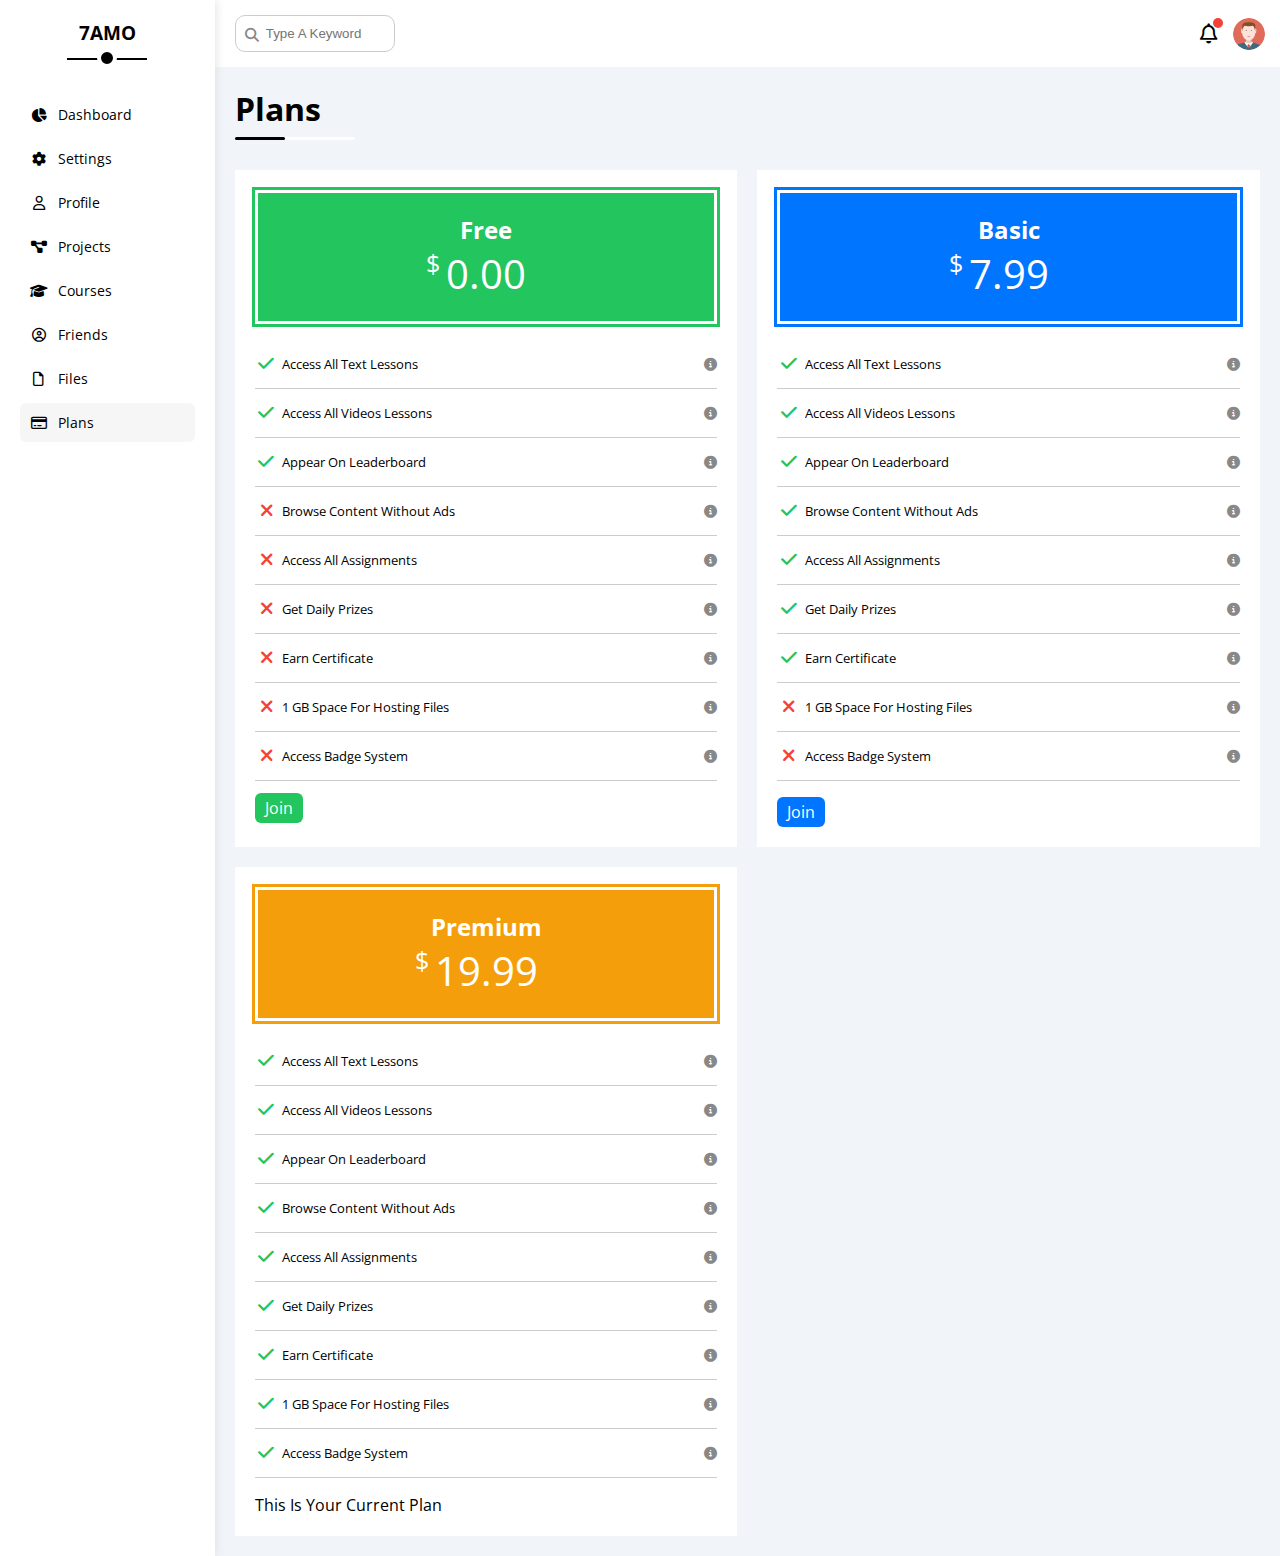
<file: plans.html>
<!DOCTYPE html>
<html lang="en">
<head>
    <meta charset="UTF-8">
    <meta name="viewport" content="width=device-width, initial-scale=1.0">
    <link rel="stylesheet" href="css/all.min.css">
    <link rel="stylesheet" href="css/framework.css">
    <link rel="stylesheet" href="css/main.css">
    <link rel="preconnect" href="https://fonts.googleapis.com" />
    <link rel="preconnect" href="https://fonts.gstatic.com" crossorigin />
    <link href="https://fonts.googleapis.com/css2?family=Open+Sans:wght@300;500&#038;display=swap" rel="stylesheet" />
    <title>Plans</title>
</head>
<body>
    <div class="page d-flex">
        <div class="sidebar bg-white p-20 p-relative">
            <h3 class="p-relative mt-0 text-c">7AMO</h3>
            <ul>
                <li>
                    <a class=" d-flex align-center fs-14 c-black rad-6 p-10" href="index.html" title="Dashboard">
                        <i class="fa-solid fa-chart-pie fa-fw"></i>
                        <span>Dashboard</span>
                    </a>
                </li>
                <li>
                    <a class=" d-flex align-center fs-14 c-black rad-6 p-10" href="settings.html" title="Settings">
                      <i class="fa-solid fa-gear fa-fw"></i>
                      <span>Settings</span>
                    </a>
                  </li>
                  <li>
                    <a class=" d-flex align-center fs-14 c-black rad-6 p-10" href="profile.html" title="Profile">
                      <i class="fa-regular fa-user fa-fw"></i>
                      <span>Profile</span>
                    </a>
                  </li>
                  <li>
                    <a class=" d-flex align-center fs-14 c-black rad-6 p-10" href="projects.html" title="Projects">
                      <i class="fa-solid fa-diagram-project fa-fw"></i>
                      <span>Projects</span>
                    </a>
                  </li>
                  <li>
                    <a class="d-flex align-center fs-14 c-black rad-6 p-10" href="courses.html" title="Courses">
                      <i class="fa-solid fa-graduation-cap fa-fw"></i>
                      <span>Courses</span>
                    </a>
                  </li>
                  <li>
                    <a class="d-flex align-center fs-14 c-black rad-6 p-10" href="friends.html" title="Friends">
                      <i class="fa-regular fa-circle-user fa-fw"></i>
                      <span>Friends</span>
                    </a>
                  </li>
                  <li>
                    <a class="d-flex align-center fs-14 c-black rad-6 p-10" href="files.html" title="Files">
                      <i class="fa-regular fa-file fa-fw"></i>
                      <span>Files</span>
                    </a>
                  </li>
                  <li>
                    <a class="active d-flex align-center fs-14 c-black rad-6 p-10" href="plans.html" title="Plans">
                      <i class="fa-regular fa-credit-card fa-fw"></i>
                      <span>Plans</span>
                    </a>
                  </li>
            </ul>
        </div>
        <div class="content w-full">
            <!-- Start Head  -->
            <div class="head bg-white p-15 between-flex ">
                <div class="search p-relative">
                    <input class="p-10 rad-10 border-ccc" type="search" placeholder="Type A Keyword" > 
                </div>
                <div class="icons d-flex align-center">
                    <span class="notification p-relative">
                        <i class="fa-regular fa-bell fa-lg"></i> 
                    </span>
                    <img src="images/avatar.png" alt="">
                </div>
            </div>
            <!-- End Head  -->
            <h1 class="p-relative">Plans</h1>
            <div class="plans-page d-grid m-20 gap-20">
                <div class="plan green bg-white p-20">
                    <div class="top bg-green text-c p-20">
                        <h2 class="m-0 c-white ">Free</h2>
                        <div class="price c-white"><span>$</span>0.00</div>
                    </div>
                    <ul>
                      <li>
                        <i class="fa-solid fa-check fa-fw yes"></i>
                        <span>Access All Text Lessons</span>
                        <i class="fa-solid fa-circle-info help"></i>
                      </li>
                      <li>
                        <i class="fa-solid fa-check fa-fw yes"></i>
                        <span>Access All Videos Lessons</span>
                        <i class="fa-solid fa-circle-info help"></i>
                      </li>
                      <li>
                        <i class="fa-solid fa-check fa-fw yes"></i>
                        <span>Appear On Leaderboard</span>
                        <i class="fa-solid fa-circle-info help"></i>
                      </li>
                      <li>
                        <i class="fa-solid fa-xmark fa-fw"></i>
                        <span>Browse Content Without Ads</span>
                        <i class="fa-solid fa-circle-info help"></i>
                      </li>
                      <li>
                        <i class="fa-solid fa-xmark fa-fw"></i>
                        <span>Access All Assignments</span>
                        <i class="fa-solid fa-circle-info help"></i>
                      </li>
                      <li>
                        <i class="fa-solid fa-xmark fa-fw"></i>
                        <span>Get Daily Prizes</span>
                        <i class="fa-solid fa-circle-info help"></i>
                      </li>
                      <li>
                        <i class="fa-solid fa-xmark fa-fw"></i>
                        <span>Earn Certificate</span>
                        <i class="fa-solid fa-circle-info help"></i>
                      </li>
                      <li>
                        <i class="fa-solid fa-xmark fa-fw"></i>
                        <span>1 GB Space For Hosting Files</span>
                        <i class="fa-solid fa-circle-info help"></i>
                      </li>
                      <li>
                        <i class="fa-solid fa-xmark fa-fw"></i>
                        <span>Access Badge System</span>
                        <i class="fa-solid fa-circle-info help"></i>
                      </li>
                    </ul>
                    <a class="btn-shape bg-green c-white" href="#">Join</a>
                </div>
                <!-- Start Plan -->
                <div class="plan blue bg-white p-20">
                  <div class="top bg-blue text-c p-20">
                    <h2 class="m-0 c-white">Basic</h2>
                    <div class="price c-white"><span>$</span>7.99</div>
                  </div>
                  <ul class="list-none p-0">
                    <li>
                      <i class="fa-solid fa-check fa-fw yes"></i>
                      <span>Access All Text Lessons</span>
                      <i class="fa-solid fa-circle-info help"></i>
                    </li>
                    <li>
                      <i class="fa-solid fa-check fa-fw yes"></i>
                      <span>Access All Videos Lessons</span>
                      <i class="fa-solid fa-circle-info help"></i>
                    </li>
                    <li>
                      <i class="fa-solid fa-check fa-fw yes"></i>
                      <span>Appear On Leaderboard</span>
                      <i class="fa-solid fa-circle-info help"></i>
                    </li>
                    <li>
                      <i class="fa-solid fa-check fa-fw yes"></i>
                      <span>Browse Content Without Ads</span>
                      <i class="fa-solid fa-circle-info help"></i>
                    </li>
                    <li>
                      <i class="fa-solid fa-check fa-fw yes"></i>
                      <span>Access All Assignments</span>
                      <i class="fa-solid fa-circle-info help"></i>
                    </li>
                    <li>
                      <i class="fa-solid fa-check fa-fw yes"></i>
                      <span>Get Daily Prizes</span>
                      <i class="fa-solid fa-circle-info help"></i>
                    </li>
                    <li>
                      <i class="fa-solid fa-check fa-fw yes"></i>
                      <span>Earn Certificate</span>
                      <i class="fa-solid fa-circle-info help"></i>
                    </li>
                    <li>
                      <i class="fa-solid fa-xmark fa-fw"></i>
                      <span>1 GB Space For Hosting Files</span>
                      <i class="fa-solid fa-circle-info help"></i>
                    </li>
                    <li>
                      <i class="fa-solid fa-xmark fa-fw"></i>
                      <span>Access Badge System</span>
                      <i class="fa-solid fa-circle-info help"></i>
                    </li>
                  </ul>
                  <a href="#" class="btn-shape bg-blue c-white d-block w-fit">Join</a>
                </div>
                <!-- End Plan -->
                <!-- Start Plan -->
                <div class="plan orange bg-white p-20">
                  <div class="top bg-orange text-c p-20">
                    <h2 class="m-0 c-white">Premium</h2>
                    <div class="price c-white"><span>$</span>19.99</div>
                  </div>
                  <ul class="list-none p-0">
                    <li>
                      <i class="fa-solid fa-check fa-fw yes"></i>
                      <span>Access All Text Lessons</span>
                      <i class="fa-solid fa-circle-info help"></i>
                    </li>
                    <li>
                      <i class="fa-solid fa-check fa-fw yes"></i>
                      <span>Access All Videos Lessons</span>
                      <i class="fa-solid fa-circle-info help"></i>
                    </li>
                    <li>
                      <i class="fa-solid fa-check fa-fw yes"></i>
                      <span>Appear On Leaderboard</span>
                      <i class="fa-solid fa-circle-info help"></i>
                    </li>
                    <li>
                      <i class="fa-solid fa-check fa-fw yes"></i>
                      <span>Browse Content Without Ads</span>
                      <i class="fa-solid fa-circle-info help"></i>
                    </li>
                    <li>
                      <i class="fa-solid fa-check fa-fw yes"></i>
                      <span>Access All Assignments</span>
                      <i class="fa-solid fa-circle-info help"></i>
                    </li>
                    <li>
                      <i class="fa-solid fa-check fa-fw yes"></i>
                      <span>Get Daily Prizes</span>
                      <i class="fa-solid fa-circle-info help"></i>
                    </li>
                    <li>
                      <i class="fa-solid fa-check fa-fw yes"></i>
                      <span>Earn Certificate</span>
                      <i class="fa-solid fa-circle-info help"></i>
                    </li>
                    <li>
                      <i class="fa-solid fa-check fa-fw yes"></i>
                      <span>1 GB Space For Hosting Files</span>
                      <i class="fa-solid fa-circle-info help"></i>
                    </li>
                    <li>
                      <i class="fa-solid fa-check fa-fw yes"></i>
                      <span>Access Badge System</span>
                      <i class="fa-solid fa-circle-info help"></i>
                    </li>
                  </ul>
                  <p class="c-grey m-0 txt-c">This Is Your Current Plan</p>
                </div>
                <!-- End Plan -->
            </div>
        </div>
    </div>
</body>
</html>
</file>
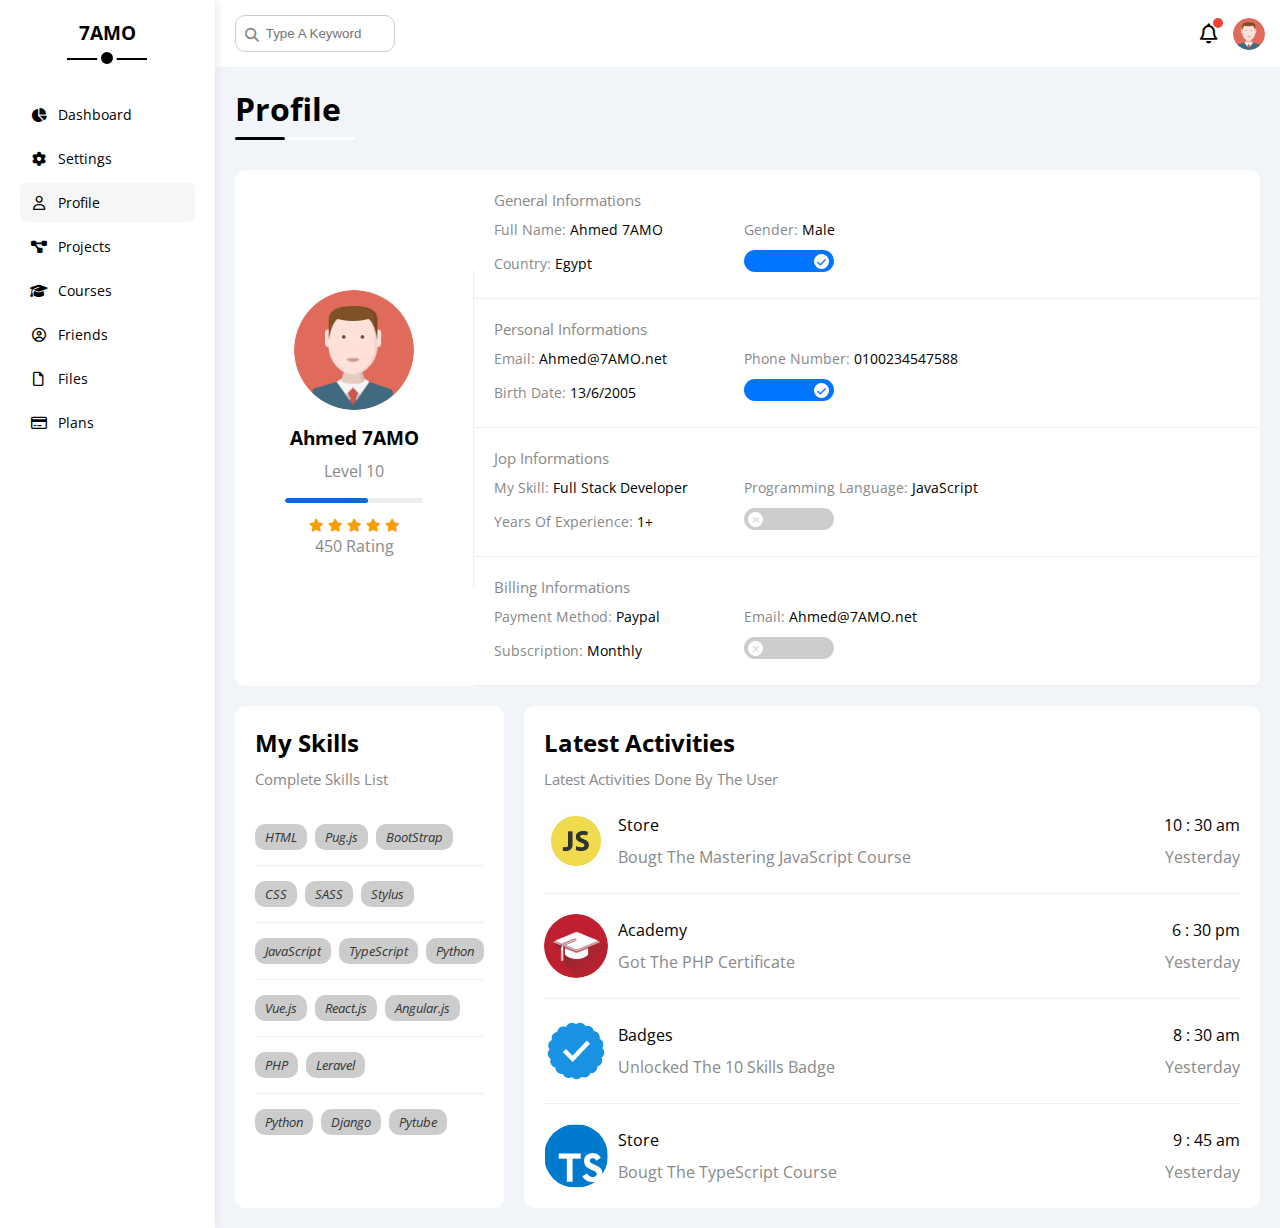
<file: Profile.html>
<!DOCTYPE html>
<html lang="en">

<head>
  <meta charset="UTF-8">
  <meta name="viewport" content="width=device-width, initial-scale=1.0">
  <link rel="stylesheet" href="css/all.min.css">
  <link rel="stylesheet" href="css/framework.css">
  <link rel="stylesheet" href="css/main.css">
  <link rel="preconnect" href="https://fonts.googleapis.com" />
  <link rel="preconnect" href="https://fonts.gstatic.com" crossorigin />
  <link href="https://fonts.googleapis.com/css2?family=Open+Sans:wght@300;500&#038;display=swap" rel="stylesheet" />
  <title>Profile</title>
</head>

<body>
  <div class="page d-flex">
    <div class="sidebar bg-white p-20 p-relative">
      <h3 class="p-relative mt-0 text-c">7AMO</h3>
      <ul>
        <li>
          <a class=" d-flex align-center fs-14 c-black rad-6 p-10" href="index.html" title="Dashboard">
            <i class="fa-solid fa-chart-pie fa-fw"></i>
            <span>Dashboard</span>
          </a>
        </li>
        <li>
          <a class=" d-flex align-center fs-14 c-black rad-6 p-10" href="settings.html" title="Settings">
            <i class="fa-solid fa-gear fa-fw"></i>
            <span>Settings</span>
          </a>
        </li>
        <li>
          <a class="active d-flex align-center fs-14 c-black rad-6 p-10" href="Profile.html" title="Profile">
            <i class="fa-regular fa-user fa-fw"></i>
            <span>Profile</span>
          </a>
        </li>
        <li>
          <a class="d-flex align-center fs-14 c-black rad-6 p-10" href="projects.html" title="Projects">
            <i class="fa-solid fa-diagram-project fa-fw"></i>
            <span>Projects</span>
          </a>
        </li>
        <li>
          <a class="d-flex align-center fs-14 c-black rad-6 p-10" href="courses.html" title="Courses">
            <i class="fa-solid fa-graduation-cap fa-fw"></i>
            <span>Courses</span>
          </a>
        </li>
        <li>
          <a class="d-flex align-center fs-14 c-black rad-6 p-10" href="friends.html" title="Friends">
            <i class="fa-regular fa-circle-user fa-fw"></i>
            <span>Friends</span>
          </a>
        </li>
        <li>
          <a class="d-flex align-center fs-14 c-black rad-6 p-10" href="files.html" title="Files">
            <i class="fa-regular fa-file fa-fw"></i>
            <span>Files</span>
          </a>
        </li>
        <li>
          <a class="d-flex align-center fs-14 c-black rad-6 p-10" href="plans.html" title="Plans">
            <i class="fa-regular fa-credit-card fa-fw"></i>
            <span>Plans</span>
          </a>
        </li>
      </ul>
    </div>
    <div class="content w-full">
      <!-- Start Head  -->
      <div class="head bg-white p-15 between-flex ">
        <div class="search p-relative">
          <input class="p-10 rad-10 border-ccc" type="search" placeholder="Type A Keyword">
        </div>
        <div class="icons d-flex align-center">
          <span class="notification p-relative">
            <i class="fa-regular fa-bell fa-lg"></i>
          </span>
          <img src="images/avatar.png" alt="">
        </div>
      </div>
      <!-- End Head  -->
      <h1 class="p-relative">Profile</h1>
      <div class="profile-page m-20">
        <!-- Start Overview   -->
        <div class="overview bg-white rad-10 d-flex align-center">
          <!-- Start Avatar Box  -->
          <div class="avatar-box text-c p-20">
            <img class="rad-half mb-10" src="images/avatar.png" alt="">
            <h3 class="m-0">Ahmed 7AMO</h3>
            <p class="c-gray mt-10">Level 10</p>
            <div class="level rad-10 bg-eee p-relative">
              <span style="width: 60%;"></span>
            </div>
            <div class="rating mt-10 mb-10">
              <i class="fa-solid fa-star c-orange fs-13"></i>
              <i class="fa-solid fa-star c-orange fs-13"></i>
              <i class="fa-solid fa-star c-orange fs-13"></i>
              <i class="fa-solid fa-star c-orange fs-13"></i>
              <i class="fa-solid fa-star c-orange fs-13"></i>
              <p class="c-gray m-0">450 Rating</p>
            </div>
          </div>
          <!-- End Avatar Box  -->
          <!-- Start Informations Box  -->
          <div class="info-box w-full text-c-mobile">
            <!-- Start General Informations  -->
            <div class="box p-20 d-flex align-center">
              <h4 class="c-gray fs-15 m-0 w-full">General Informations</h4>
              <div class="fs-14">
                <span class="c-gray">Full Name:</span>
                <span>Ahmed 7AMO</span>
              </div>
              <div class="fs-14">
                <span class="c-gray">Gender:</span>
                <span>Male</span>
              </div>
              <div class="fs-14">
                <span class="c-gray">Country:</span>
                <span>Egypt</span>
              </div>
              <label>
                <input class="toggle-checkbox" type="checkbox" checked>
                <div class="toggle-switch"></div>
              </label>
            </div>
            <!-- End General Informations  -->

            <!-- Start Personal Informations  -->
            <div class="box p-20 d-flex align-center">
              <h4 class="c-gray fs-15 m-0 w-full">Personal Informations</h4>
              <div class="fs-14">
                <span class="c-gray">Email:</span>
                <span>Ahmed@7AMO.net</span>
              </div>
              <div class="fs-14">
                <span class="c-gray">Phone Number:</span>
                <span>0100234547588</span>
              </div>
              <div class="fs-14">
                <span class="c-gray">Birth Date:</span>
                <span>13/6/2005</span>
              </div>
              <label>
                <input class="toggle-checkbox" type="checkbox" checked>
                <div class="toggle-switch"></div>
              </label>
            </div>
            <!-- End Personal Informations  -->
            <!-- Start Jop Informations  -->
            <div class="box p-20 d-flex align-center">
              <h4 class="c-gray fs-15 m-0 w-full">Jop Informations</h4>
              <div class="fs-14">
                <span class="c-gray">My Skill:</span>
                <span>Full Stack Developer</span>
              </div>
              <div class="fs-14">
                <span class="c-gray">Programming Language:</span>
                <span> JavaScript</span>
              </div>
              <div class="fs-14">
                <span class="c-gray">Years Of Experience:</span>
                <span>1+</span>
              </div>
              <label>
                <input class="toggle-checkbox" type="checkbox">
                <div class="toggle-switch"></div>
              </label>
            </div>
            <!-- End Jop Informations  -->
            <!-- Start Billing Informations  -->
            <div class="box p-20 d-flex align-center">
              <h4 class="c-gray fs-15 m-0 w-full">Billing Informations</h4>
              <div class="fs-14">
                <span class="c-gray">Payment Method:</span>
                <span>Paypal</span>
              </div>
              <div class="fs-14">
                <span class="c-gray">Email:</span>
                <span>Ahmed@7AMO.net</span>
              </div>
              <div class="fs-14">
                <span class="c-gray">Subscription:</span>
                <span>Monthly</span>
              </div>
              <label>
                <input class="toggle-checkbox" type="checkbox">
                <div class="toggle-switch"></div>
              </label>
            </div>
            <!-- End Billing Informations  -->
          </div>
          <!-- End Informations Box  -->
        </div>
        <!-- End Overview   -->
        <!-- Start Other Data  -->
        <div class="other-data d-flex gap-20 ">
          <!-- Start My Skills Widget -->
          <div class="skills-card p-20 bg-white rad-10 mt-20">
            <h2 class="mt-0 mb-10">My Skills</h2>
            <p class="mt-0 mb-20 c-gray fs-15">Complete Skills List</p>
            <ul class="m-0 text-c-mobile">
              <li>
                <span>HTML</span>
                <span>Pug.js</span>
                <span>BootStrap</span>
              </li>
              <li>
                <span>CSS</span>
                <span>SASS</span>
                <span>Stylus</span>
              </li>
              <li>
                <span>JavaScript</span>
                <span>TypeScript</span>
                <span>Python</span>
              </li>
              <li>
                <span>Vue.js</span>
                <span>React.js</span>
                <span>Angular.js</span>
              </li>
              <li>
                <span>PHP</span>
                <span>Leravel</span>
              </li>
              <li>
                <span>Python</span>
                <span>Django</span>
                <span>Pytube</span>
              </li>
            </ul>
          </div>
          <!-- End My Skills Widget -->
          <!-- Start Activities Widget -->
          <div class="activities p-20 bg-white rad-10 mt-20">
            <h2 class="mt-0 mb-10">Latest Activities</h2>
            <p class="mt-0 mb-20 c-gray fs-15">Latest Activities Done By The User</p>
            <div class="activity d-flex align-center text-c-mobile">
              <img src="images/activity-js.jpeg" alt="">
              <div class="info">
                <span class="d-block mb-10">Store</span>
                <span class="c-gray">Bougt The Mastering JavaScript Course</span>
              </div>
              <div class="date">
                <span class="d-block mb-10">10 : 30 am</span>
                <span class="c-gray">Yesterday</span>
              </div>
            </div>
            <div class="activity d-flex align-center text-c-mobile">
              <img src="images/activity-02.png" alt="">
              <div class="info">
                <span class="d-block mb-10">Academy</span>
                <span class="c-gray">Got The PHP Certificate</span>
              </div>
              <div class="date">
                <span class="d-block mb-10">6 : 30 pm</span>
                <span class="c-gray">Yesterday</span>
              </div>
            </div>
            <div class="activity d-flex align-center text-c-mobile">
              <img src="images/activity-03.png" alt="">
              <div class="info">
                <span class="d-block mb-10">Badges</span>
                <span class="c-gray">Unlocked The 10 Skills Badge</span>
              </div>
              <div class="date">
                <span class="d-block mb-10">8 : 30 am</span>
                <span class="c-gray">Yesterday</span>
              </div>
            </div>
            <div class="activity d-flex align-center text-c-mobile">
              <img src="images/activity-ts.webp" alt="">
              <div class="info">
                <span class="d-block mb-10">Store</span>
                <span class="c-gray">Bougt The TypeScript Course</span>
              </div>
              <div class="date">
                <span class="d-block mb-10">9 : 45 am</span>
                <span class="c-gray">Yesterday</span>
              </div>
            </div>
          </div>
          <!-- End Activities Widget -->
        </div>
        <!-- End Other Data  -->
      </div>
    </div>
  </div>
</body>

</html>
</file>
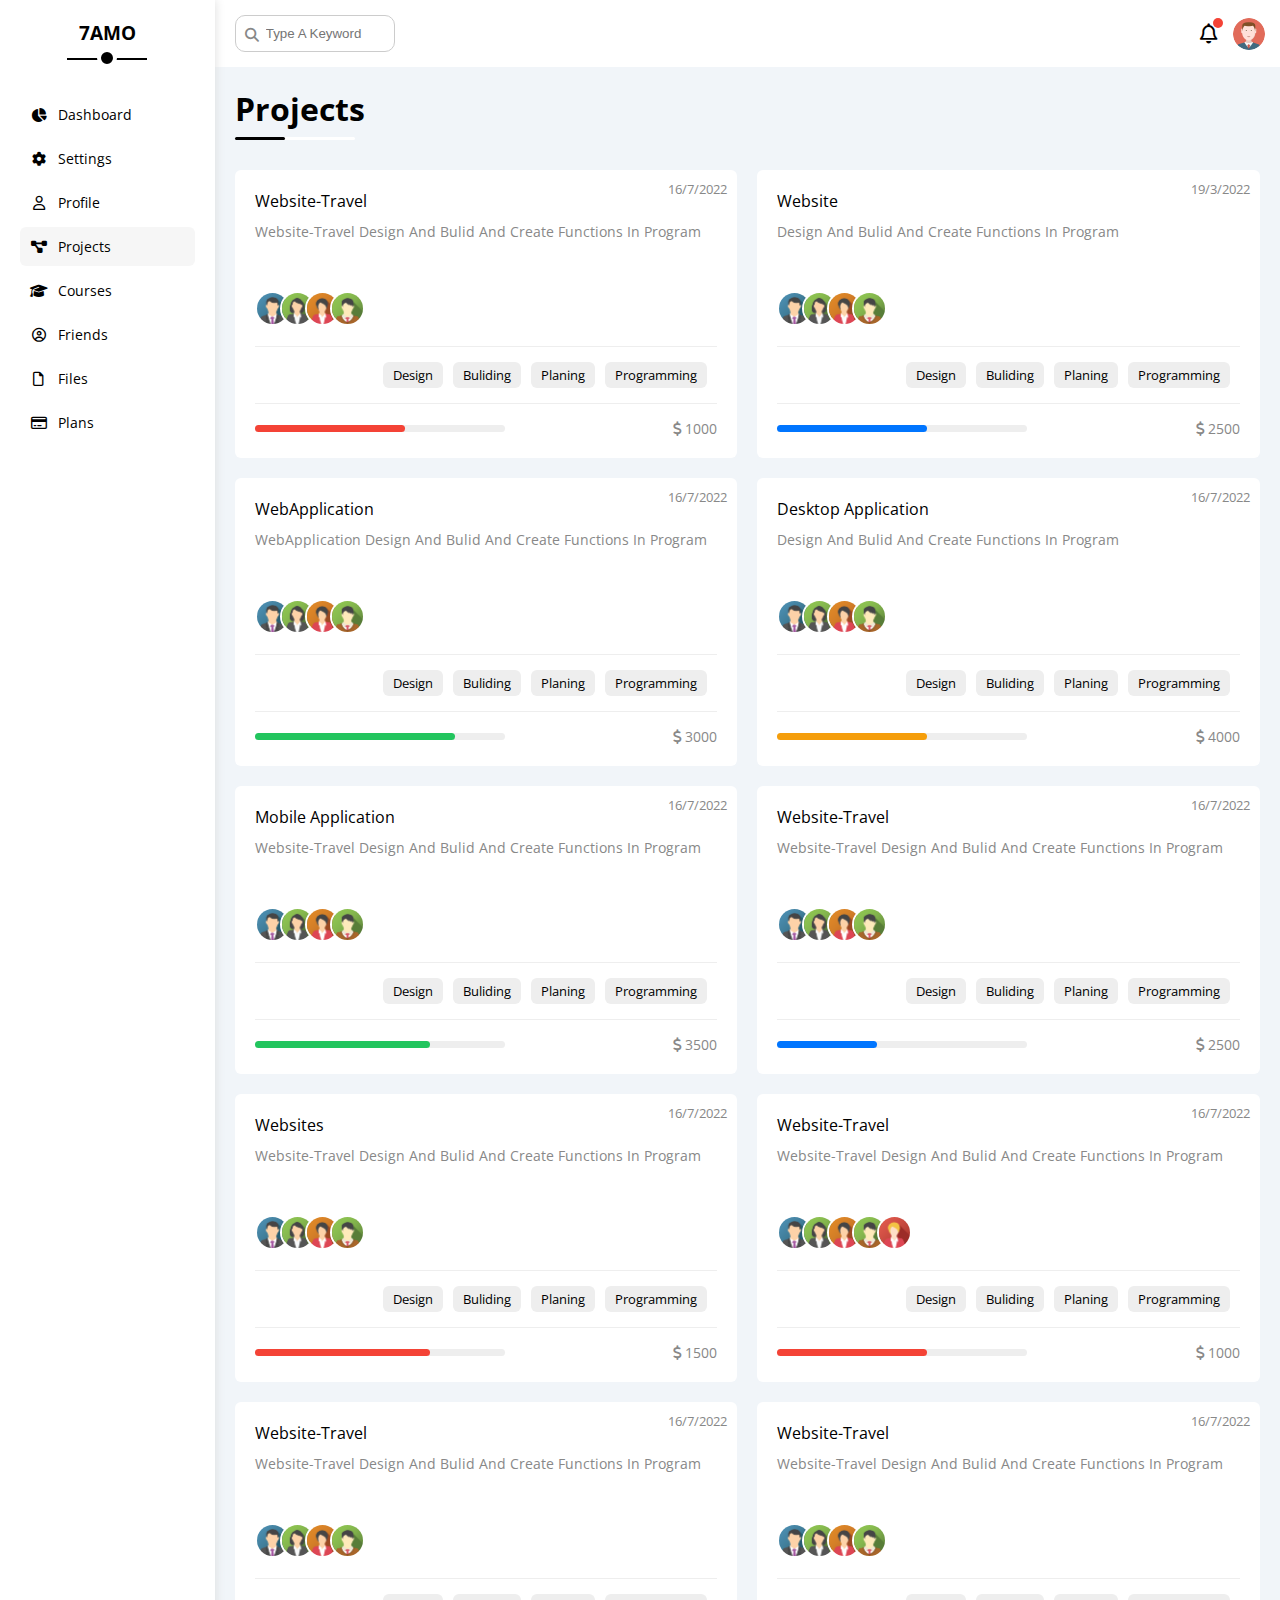
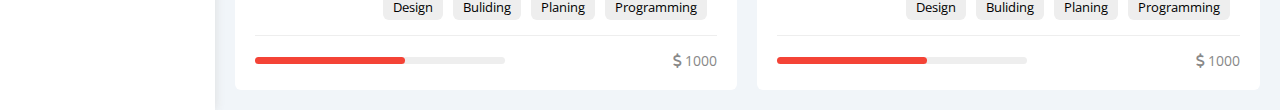
<file: projects.html>
<!DOCTYPE html>
<html lang="en">
<head>
    <meta charset="UTF-8">
    <meta name="viewport" content="width=device-width, initial-scale=1.0">
    <link rel="stylesheet" href="css/all.min.css">
    <link rel="stylesheet" href="css/framework.css">
    <link rel="stylesheet" href="css/main.css">
    <link rel="preconnect" href="https://fonts.googleapis.com" />
    <link rel="preconnect" href="https://fonts.gstatic.com" crossorigin />
    <link href="https://fonts.googleapis.com/css2?family=Open+Sans:wght@300;500&#038;display=swap" rel="stylesheet" />
    <title>Projects</title>
</head>
<body>
    <div class="page d-flex">
        <div class="sidebar bg-white p-20 p-relative">
            <h3 class="p-relative mt-0 text-c">7AMO</h3>
            <ul>
                <li>
                    <a class=" d-flex align-center fs-14 c-black rad-6 p-10" href="index.html" title="Dashboard">
                        <i class="fa-solid fa-chart-pie fa-fw"></i>
                        <span>Dashboard</span>
                    </a>
                </li>
                <li>
                    <a class=" d-flex align-center fs-14 c-black rad-6 p-10" href="settings.html" title="Settings">
                      <i class="fa-solid fa-gear fa-fw"></i>
                      <span>Settings</span>
                    </a>
                  </li>
                  <li>
                    <a class=" d-flex align-center fs-14 c-black rad-6 p-10" href="profile.html" title="Profile">
                      <i class="fa-regular fa-user fa-fw"></i>
                      <span>Profile</span>
                    </a>
                  </li>
                  <li>
                    <a class="active d-flex align-center fs-14 c-black rad-6 p-10" href="projects.html" title="Projects">
                      <i class="fa-solid fa-diagram-project fa-fw"></i>
                      <span>Projects</span>
                    </a>
                  </li>
                  <li>
                    <a class="d-flex align-center fs-14 c-black rad-6 p-10" href="courses.html" title="Courses">
                      <i class="fa-solid fa-graduation-cap fa-fw"></i>
                      <span>Courses</span>
                    </a>
                  </li>
                  <li>
                    <a class="d-flex align-center fs-14 c-black rad-6 p-10" href="friends.html" title="Friends">
                      <i class="fa-regular fa-circle-user fa-fw"></i>
                      <span>Friends</span>
                    </a>
                  </li>
                  <li>
                    <a class="d-flex align-center fs-14 c-black rad-6 p-10" href="files.html" title="Files">
                      <i class="fa-regular fa-file fa-fw"></i>
                      <span>Files</span>
                    </a>
                  </li>
                  <li>
                    <a class="d-flex align-center fs-14 c-black rad-6 p-10" href="plans.html" title="Plans">
                      <i class="fa-regular fa-credit-card fa-fw"></i>
                      <span>Plans</span>
                    </a>
                  </li>
            </ul>
        </div>
        <div class="content w-full">
            <!-- Start Head  -->
            <div class="head bg-white p-15 between-flex ">
                <div class="search p-relative">
                    <input class="p-10 rad-10 border-ccc" type="search" placeholder="Type A Keyword" > 
                </div>
                <div class="icons d-flex align-center">
                    <span class="notification p-relative">
                        <i class="fa-regular fa-bell fa-lg"></i> 
                    </span>
                    <img src="images/avatar.png" alt="">
                </div>
            </div>
            <!-- End Head  -->
            <h1 class="p-relative">Projects</h1>
            <div class="projects-page m-20 d-grid gap-20">
                <div class="project bg-white p-20 rad-6 p-relative">
                    <span class="date fs-13 c-gray">16/7/2022</span>
                    <h4 class="m-0">Website-Travel</h4>
                    <p class="c-gray mt-10 mb-10 fs-14">Website-Travel Design And Bulid And Create Functions In Program</p>
                    <div class="team">
                       <a href="#"><img src="images/team-01.png" alt=""></a> 
                       <a href="#"><img src="images/team-02.png" alt=""></a> 
                       <a href="#"><img src="images/team-04.png" alt=""></a> 
                       <a href="#"><img src="images/team-03.png" alt=""></a> 
                    </div>
                    <div class="do d-flex">
                        <span class="fs-13 rad-6 bg-eee btn-shape">Design</span>
                        <span class="fs-13 rad-6 bg-eee btn-shape">Buliding</span>
                        <span class="fs-13 rad-6 bg-eee btn-shape">Planing</span>
                        <span class="fs-13 rad-6 bg-eee btn-shape">Programming</span>
                    </div>
                    <div class="info between-flex">
                       <div class="prog bg-eee">
                          <span class="bg-red" style="width: 60%;"></span>
                        </div> 
                        <div class="price fs-14 c-gray">
                           <i class="fa-solid fa-dollar-sign"></i>
                           <span>1000</span>
                        </div>
                    </div>
                </div>
                <div class="project bg-white p-20 rad-6 p-relative">
                    <span class="date fs-13 c-gray">19/3/2022</span>
                    <h4 class="m-0">Website</h4>
                    <p class="c-gray mt-10 mb-10 fs-14"> Design And Bulid And Create Functions In Program</p>
                    <div class="team">
                       <a href="#"><img src="images/team-01.png" alt=""></a> 
                       <a href="#"><img src="images/team-02.png" alt=""></a> 
                       <a href="#"><img src="images/team-04.png" alt=""></a> 
                       <a href="#"><img src="images/team-03.png" alt=""></a> 
                    </div>
                    <div class="do d-flex">
                        <span class="fs-13 rad-6 bg-eee btn-shape">Design</span>
                        <span class="fs-13 rad-6 bg-eee btn-shape">Buliding</span>
                        <span class="fs-13 rad-6 bg-eee btn-shape">Planing</span>
                        <span class="fs-13 rad-6 bg-eee btn-shape">Programming</span>
                    </div>
                    <div class="info between-flex">
                       <div class="prog bg-eee">
                          <span class="bg-blue" style="width: 60%;"></span>
                        </div> 
                        <div class="price fs-14 c-gray">
                           <i class="fa-solid fa-dollar-sign"></i>
                           <span>2500</span>
                        </div>
                    </div>
                </div>
                <div class="project bg-white p-20 rad-6 p-relative">
                    <span class="date fs-13 c-gray">16/7/2022</span>
                    <h4 class="m-0">WebApplication</h4>
                    <p class="c-gray mt-10 mb-10 fs-14">WebApplication Design And Bulid And Create Functions In Program</p>
                    <div class="team">
                       <a href="#"><img src="images/team-01.png" alt=""></a> 
                       <a href="#"><img src="images/team-02.png" alt=""></a> 
                       <a href="#"><img src="images/team-04.png" alt=""></a> 
                       <a href="#"><img src="images/team-03.png" alt=""></a> 
                    </div>
                    <div class="do d-flex">
                        <span class="fs-13 rad-6 bg-eee btn-shape">Design</span>
                        <span class="fs-13 rad-6 bg-eee btn-shape">Buliding</span>
                        <span class="fs-13 rad-6 bg-eee btn-shape">Planing</span>
                        <span class="fs-13 rad-6 bg-eee btn-shape">Programming</span>
                    </div>
                    <div class="info between-flex">
                       <div class="prog bg-eee">
                          <span class="bg-green" style="width: 80%;"></span>
                        </div> 
                        <div class="price fs-14 c-gray">
                           <i class="fa-solid fa-dollar-sign"></i>
                           <span>3000</span>
                        </div>
                    </div>
                </div>
                <div class="project bg-white p-20 rad-6 p-relative">
                    <span class="date fs-13 c-gray">16/7/2022</span>
                    <h4 class="m-0">Desktop Application</h4>
                    <p class="c-gray mt-10 mb-10 fs-14"> Design And Bulid And Create Functions In Program</p>
                    <div class="team">
                       <a href="#"><img src="images/team-01.png" alt=""></a> 
                       <a href="#"><img src="images/team-02.png" alt=""></a> 
                       <a href="#"><img src="images/team-04.png" alt=""></a> 
                       <a href="#"><img src="images/team-03.png" alt=""></a> 
                    </div>
                    <div class="do d-flex">
                        <span class="fs-13 rad-6 bg-eee btn-shape">Design</span>
                        <span class="fs-13 rad-6 bg-eee btn-shape">Buliding</span>
                        <span class="fs-13 rad-6 bg-eee btn-shape">Planing</span>
                        <span class="fs-13 rad-6 bg-eee btn-shape">Programming</span>
                    </div>
                    <div class="info between-flex">
                       <div class="prog bg-eee">
                          <span class="bg-orange" style="width: 60%;"></span>
                        </div> 
                        <div class="price fs-14 c-gray">
                           <i class="fa-solid fa-dollar-sign"></i>
                           <span>4000</span>
                        </div>
                    </div>
                </div>
                <div class="project bg-white p-20 rad-6 p-relative">
                    <span class="date fs-13 c-gray">16/7/2022</span>
                    <h4 class="m-0">Mobile Application</h4>
                    <p class="c-gray mt-10 mb-10 fs-14">Website-Travel Design And Bulid And Create Functions In Program</p>
                    <div class="team">
                       <a href="#"><img src="images/team-01.png" alt=""></a> 
                       <a href="#"><img src="images/team-02.png" alt=""></a> 
                       <a href="#"><img src="images/team-04.png" alt=""></a> 
                       <a href="#"><img src="images/team-03.png" alt=""></a> 
                    </div>
                    <div class="do d-flex">
                        <span class="fs-13 rad-6 bg-eee btn-shape">Design</span>
                        <span class="fs-13 rad-6 bg-eee btn-shape">Buliding</span>
                        <span class="fs-13 rad-6 bg-eee btn-shape">Planing</span>
                        <span class="fs-13 rad-6 bg-eee btn-shape">Programming</span>
                    </div>
                    <div class="info between-flex">
                       <div class="prog bg-eee">
                          <span class="bg-green" style="width: 70%;"></span>
                        </div> 
                        <div class="price fs-14 c-gray">
                           <i class="fa-solid fa-dollar-sign"></i>
                           <span>3500</span>
                        </div>
                    </div>
                </div>
                <div class="project bg-white p-20 rad-6 p-relative">
                    <span class="date fs-13 c-gray">16/7/2022</span>
                    <h4 class="m-0">Website-Travel</h4>
                    <p class="c-gray mt-10 mb-10 fs-14">Website-Travel Design And Bulid And Create Functions In Program</p>
                    <div class="team">
                       <a href="#"><img src="images/team-01.png" alt=""></a> 
                       <a href="#"><img src="images/team-02.png" alt=""></a> 
                       <a href="#"><img src="images/team-04.png" alt=""></a> 
                       <a href="#"><img src="images/team-03.png" alt=""></a> 
                    </div>
                    <div class="do d-flex">
                        <span class="fs-13 rad-6 bg-eee btn-shape">Design</span>
                        <span class="fs-13 rad-6 bg-eee btn-shape">Buliding</span>
                        <span class="fs-13 rad-6 bg-eee btn-shape">Planing</span>
                        <span class="fs-13 rad-6 bg-eee btn-shape">Programming</span>
                    </div>
                    <div class="info between-flex">
                       <div class="prog bg-eee">
                          <span class="bg-blue" style="width: 40%;"></span>
                        </div> 
                        <div class="price fs-14 c-gray">
                           <i class="fa-solid fa-dollar-sign"></i>
                           <span>2500</span>
                        </div>
                    </div>
                </div>
                <div class="project bg-white p-20 rad-6 p-relative">
                    <span class="date fs-13 c-gray">16/7/2022</span>
                    <h4 class="m-0">Websites</h4>
                    <p class="c-gray mt-10 mb-10 fs-14">Website-Travel Design And Bulid And Create Functions In Program</p>
                    <div class="team">
                       <a href="#"><img src="images/team-01.png" alt=""></a> 
                       <a href="#"><img src="images/team-02.png" alt=""></a> 
                       <a href="#"><img src="images/team-04.png" alt=""></a> 
                       <a href="#"><img src="images/team-03.png" alt=""></a> 
                    </div>
                    <div class="do d-flex">
                        <span class="fs-13 rad-6 bg-eee btn-shape">Design</span>
                        <span class="fs-13 rad-6 bg-eee btn-shape">Buliding</span>
                        <span class="fs-13 rad-6 bg-eee btn-shape">Planing</span>
                        <span class="fs-13 rad-6 bg-eee btn-shape">Programming</span>
                    </div>
                    <div class="info between-flex">
                       <div class="prog bg-eee">
                          <span class="bg-red" style="width: 70%;"></span>
                        </div> 
                        <div class="price fs-14 c-gray">
                           <i class="fa-solid fa-dollar-sign"></i>
                           <span>1500</span>
                        </div>
                    </div>
                </div>
                <div class="project bg-white p-20 rad-6 p-relative">
                    <span class="date fs-13 c-gray">16/7/2022</span>
                    <h4 class="m-0">Website-Travel</h4>
                    <p class="c-gray mt-10 mb-10 fs-14">Website-Travel Design And Bulid And Create Functions In Program</p>
                    <div class="team">
                       <a href="#"><img src="images/team-01.png" alt=""></a> 
                       <a href="#"><img src="images/team-02.png" alt=""></a> 
                       <a href="#"><img src="images/team-04.png" alt=""></a> 
                       <a href="#"><img src="images/team-03.png" alt=""></a> 
                       <a href="#"><img src="images/team-05.png" alt=""></a> 

                    </div>
                    <div class="do d-flex">
                        <span class="fs-13 rad-6 bg-eee btn-shape">Design</span>
                        <span class="fs-13 rad-6 bg-eee btn-shape">Buliding</span>
                        <span class="fs-13 rad-6 bg-eee btn-shape">Planing</span>
                        <span class="fs-13 rad-6 bg-eee btn-shape">Programming</span>
                    </div>
                    <div class="info between-flex">
                       <div class="prog bg-eee">
                          <span class="bg-red" style="width: 60%;"></span>
                        </div> 
                        <div class="price fs-14 c-gray">
                           <i class="fa-solid fa-dollar-sign"></i>
                           <span>1000</span>
                        </div>
                    </div>
                </div>
                <div class="project bg-white p-20 rad-6 p-relative">
                    <span class="date fs-13 c-gray">16/7/2022</span>
                    <h4 class="m-0">Website-Travel</h4>
                    <p class="c-gray mt-10 mb-10 fs-14">Website-Travel Design And Bulid And Create Functions In Program</p>
                    <div class="team">
                       <a href="#"><img src="images/team-01.png" alt=""></a> 
                       <a href="#"><img src="images/team-02.png" alt=""></a> 
                       <a href="#"><img src="images/team-04.png" alt=""></a> 
                       <a href="#"><img src="images/team-03.png" alt=""></a> 
                    </div>
                    <div class="do d-flex">
                        <span class="fs-13 rad-6 bg-eee btn-shape">Design</span>
                        <span class="fs-13 rad-6 bg-eee btn-shape">Buliding</span>
                        <span class="fs-13 rad-6 bg-eee btn-shape">Planing</span>
                        <span class="fs-13 rad-6 bg-eee btn-shape">Programming</span>
                    </div>
                    <div class="info between-flex">
                       <div class="prog bg-eee">
                          <span class="bg-red" style="width: 60%;"></span>
                        </div> 
                        <div class="price fs-14 c-gray">
                           <i class="fa-solid fa-dollar-sign"></i>
                           <span>1000</span>
                        </div>
                    </div>
                </div>
                <div class="project bg-white p-20 rad-6 p-relative">
                    <span class="date fs-13 c-gray">16/7/2022</span>
                    <h4 class="m-0">Website-Travel</h4>
                    <p class="c-gray mt-10 mb-10 fs-14">Website-Travel Design And Bulid And Create Functions In Program</p>
                    <div class="team">
                       <a href="#"><img src="images/team-01.png" alt=""></a> 
                       <a href="#"><img src="images/team-02.png" alt=""></a> 
                       <a href="#"><img src="images/team-04.png" alt=""></a> 
                       <a href="#"><img src="images/team-03.png" alt=""></a> 
                    </div>
                    <div class="do d-flex">
                        <span class="fs-13 rad-6 bg-eee btn-shape">Design</span>
                        <span class="fs-13 rad-6 bg-eee btn-shape">Buliding</span>
                        <span class="fs-13 rad-6 bg-eee btn-shape">Planing</span>
                        <span class="fs-13 rad-6 bg-eee btn-shape">Programming</span>
                    </div>
                    <div class="info between-flex">
                       <div class="prog bg-eee">
                          <span class="bg-red" style="width: 60%;"></span>
                        </div> 
                        <div class="price fs-14 c-gray">
                           <i class="fa-solid fa-dollar-sign"></i>
                           <span>1000</span>
                        </div>
                    </div>
                </div>
            </div>
        </div>
    </div>
</body>
</html>
</file>
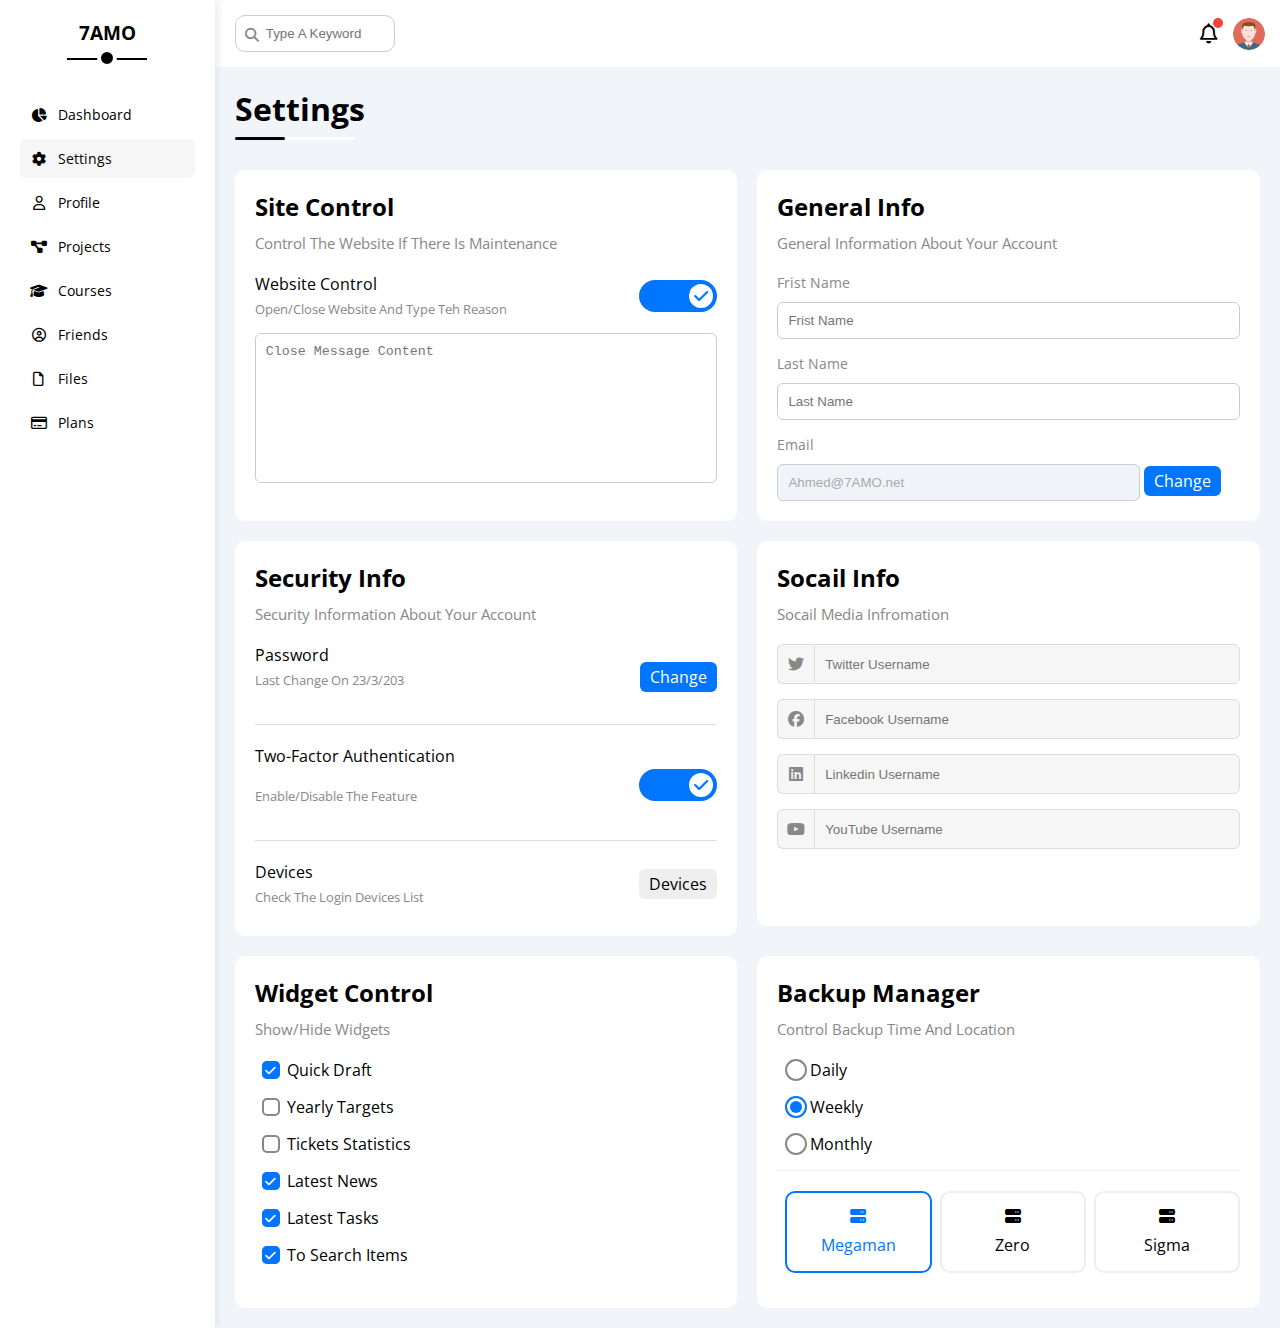
<file: settings.html>
<!DOCTYPE html>
<html lang="en">
<head>
    <meta charset="UTF-8">
    <meta name="viewport" content="width=device-width, initial-scale=1.0">
    <link rel="stylesheet" href="css/all.min.css">
    <link rel="stylesheet" href="css/framework.css">
    <link rel="stylesheet" href="css/main.css">
    <link rel="preconnect" href="https://fonts.googleapis.com" />
    <link rel="preconnect" href="https://fonts.gstatic.com" crossorigin />
    <link href="https://fonts.googleapis.com/css2?family=Open+Sans:wght@300;500&#038;display=swap" rel="stylesheet" />
    <title>Settings</title>
</head>
<body>
    <div class="page d-flex">
        <div class="sidebar bg-white p-20 p-relative">
            <h3 class="p-relative mt-0 text-c">7AMO</h3>
            <ul>
                <li>
                    <a class=" d-flex align-center fs-14 c-black rad-6 p-10" href="index.html" title="Dashboard">
                        <i class="fa-solid fa-chart-pie fa-fw"></i>
                        <span>Dashboard</span>
                    </a>
                </li>
                <li>
                    <a class="active d-flex align-center fs-14 c-black rad-6 p-10" href="settings.html" title="Settings">
                      <i class="fa-solid fa-gear fa-fw"></i>
                      <span>Settings</span>
                    </a>
                  </li>
                  <li>
                    <a class="d-flex align-center fs-14 c-black rad-6 p-10" href="profile.html" title="Profile">
                      <i class="fa-regular fa-user fa-fw"></i>
                      <span>Profile</span>
                    </a>
                  </li>
                  <li>
                    <a class="d-flex align-center fs-14 c-black rad-6 p-10" href="projects.html" title="Projects">
                      <i class="fa-solid fa-diagram-project fa-fw"></i>
                      <span>Projects</span>
                    </a>
                  </li>
                  <li>
                    <a class="d-flex align-center fs-14 c-black rad-6 p-10" href="courses.html" title="Courses">
                      <i class="fa-solid fa-graduation-cap fa-fw"></i>
                      <span>Courses</span>
                    </a>
                  </li>
                  <li>
                    <a class="d-flex align-center fs-14 c-black rad-6 p-10" href="friends.html" title="Friends">
                      <i class="fa-regular fa-circle-user fa-fw"></i>
                      <span>Friends</span>
                    </a>
                  </li>
                  <li>
                    <a class="d-flex align-center fs-14 c-black rad-6 p-10" href="files.html" title="Files">
                      <i class="fa-regular fa-file fa-fw"></i>
                      <span>Files</span>
                    </a>
                  </li>
                  <li>
                    <a class="d-flex align-center fs-14 c-black rad-6 p-10" href="plans.html" title="Plans">
                      <i class="fa-regular fa-credit-card fa-fw"></i>
                      <span>Plans</span>
                    </a>
                  </li>
            </ul>
        </div>
        <div class="content w-full">
            <!-- Start Head  -->
            <div class="head bg-white p-15 between-flex ">
                <div class="search p-relative">
                    <input class="p-10 rad-10 border-ccc" type="search" placeholder="Type A Keyword" > 
                </div>
                <div class="icons d-flex align-center">
                    <span class="notification p-relative">
                        <i class="fa-regular fa-bell fa-lg"></i> 
                    </span>
                    <img src="images/avatar.png" alt="">
                </div>
            </div>
            <!-- End Head  -->
            <h1 class="p-relative">Settings</h1>
            <div class="settings-page m-20 d-grid gap-20">
               <!-- Start Settings Box  -->
                <div class="bg-white p-20 rad-10">
                    <h2 class="mt-0 mb-10">Site Control</h2>
                    <p class="mt-0 mb-20 c-gray fs-15">Control The Website If There Is Maintenance</p>
                     <div class="mb-15 between-flex">
                        <div>
                            <span>Website Control</span>
                            <p class="c-gray mt-5 fs-13 mb-0">Open/Close Website And Type Teh Reason</p>
                        </div>
                        <div>
                            <label>
                                <input class="toggle-checkbox" type="checkbox" checked>
                                <div class="toggle-switch"></div>
                            </label>
                        </div>
                     </div>
                     <textarea class="close-message p-10 rad-6 d-block w-full mt-10" placeholder="Close Message Content"></textarea>
                </div>
               <!-- End Settings Box  -->
               <!-- Start General Info Box  -->
                <div class="bg-white p-20 rad-10">
                    <h2 class="mt-0 mb-10">General Info</h2>
                    <p class="mt-0 mb-20 c-gray fs-15">General Information About Your Account</p>
                    <div class="mb-15">
                        <label class="fs-14 c-gray d-block mb-10" for="first">Frist Name</label>
                        <input class="b-none p-10 rad-6 d-block w-full border-ccc"
                         type="text"
                          id="first"
                           placeholder="Frist Name">
                    </div>
                    <div class="mb-15 mt-15">
                        <label class="fs-14 c-gray d-block mb-10" for="last">Last Name</label>
                        <input class="b-none p-10 rad-6 d-block w-full border-ccc"
                         type="text"
                          id="last"
                         placeholder="Last Name">
                    </div>
                    <div class="mt-15">
                        <label class="fs-14 c-gray d-block mb-10" for="email">Email</label>
                        <input class="email b-none p-10 rad-6 d-block w-full border-ccc"
                         type="email" 
                         id="email"
                         value="Ahmed@7AMO.net"
                         disabled>
                         <a class="bg-blue c-white btn-shape" href="#">Change</a>
                    </div>
                </div>    
               <!-- End General Info Box  -->
                <!-- Start Security Info Box -->
                <div class="p-20 bg-white rad-10">
                    <h2 class="mt-0 mb-10">Security Info</h2>
                    <p class="mt-0 mb-20 c-gray fs-15">Security Information About Your Account</p>
                    <div class="sec-box mb-15  between-flex">
                        <div>
                            <span>Password</span>
                            <p class="c-gray mt-5 mb-20 fs-13">Last Change On 23/3/203</p>
                        </div>
                        <a class="button bg-blue c-white btn-shape" href="#">Change</a>
                    </div>

                    <div class="sec-box mb-20 mt-20 between-flex">
                        <div>
                            <span>Two-Factor Authentication</span>
                            <p class="c-gray mt-20 mb-20 fs-13">Enable/Disable The Feature</p>
                        </div>
                        <label>
                            <input class="toggle-checkbox" type="checkbox" checked>
                            <div class="toggle-switch"></div>
                        </label>
                    </div>
                    <div class="sec-box pb-10 mt-15 between-flex">
                        <div>
                            <span>Devices</span>
                            <p class="c-gray mt-5 mb-0 fs-13">Check The Login Devices List</p>
                        </div>
                        <a class=" bg-eee c-black btn-shape" href="#">Devices</a>
                    </div>
                </div>
                <!-- End Security Info Box -->
                 <!-- Start Socail Info Box  -->
                  <div class="social-boxes p-20 bg-white rad-10">
                    <h2 class="mt-0 mb-10">Socail Info</h2>
                    <p class="mt-0 mb-20 c-gray fs-15">Socail Media Infromation</p>
                    <div class="twitter d-flex align-center mb-15">
                        <i class="fa-brands fa-twitter center-flex c-gray"></i>
                        <input class="w-full" type="text" placeholder="Twitter Username">
                    </div>
                    <div class="facebook d-flex align-center mb-15">
                        <i class="fa-brands fa-facebook center-flex c-gray"></i>
                        <input class="w-full" type="text" placeholder="Facebook Username">
                    </div>
                    <div class="linkedin d-flex align-center mb-15">
                        <i class="fa-brands fa-linkedin center-flex c-gray"></i>
                        <input class="w-full" type="text" placeholder="Linkedin Username">
                    </div>
                    <div class="youtube d-flex align-center mb-15">
                        <i class="fa-brands fa-youtube center-flex c-gray"></i>
                        <input class="w-full" type="text" placeholder="YouTube Username">
                    </div>
                  </div>
                 <!-- End Socail Info Box  -->
                  <!-- Start Custom Widget Settings -->
                   <div class="custom-widget p-20 bg-white rad-10">
                    <h2 class="mt-0 mb-10">Widget Control</h2>
                    <p class="mt-0 mb-20 c-gray fs-15">Show/Hide Widgets</p>
                    <div class="control d-flex align-center mb-15">
                        <input type="checkbox"  id="one" checked>
                        <label for="one">Quick Draft</label>
                    </div>
                    <div class="control d-flex align-center mb-15">
                        <input type="checkbox"  id="two">
                        <label for="two">Yearly Targets</label>
                    </div>
                    <div class="control d-flex align-center mb-15">
                        <input type="checkbox"  id="three">
                        <label for="three">Tickets Statistics</label>
                    </div>
                    <div class="control d-flex align-center mb-15">
                        <input type="checkbox"  id="four" checked>
                        <label for="four">Latest News</label>
                    </div>
                    <div class="control d-flex align-center mb-15">
                        <input type="checkbox"  id="five" checked>
                        <label for="five">Latest Tasks</label>
                    </div>
                    <div class="control d-flex align-center mb-15">
                        <input type="checkbox"  id="six" checked>
                        <label for="six">To Search Items</label>
                    </div>
                   </div>
                  <!-- End Custom Widget Settings -->
                   <!-- Start Backup Widget Settings -->
                    <div class="backup-control p-20 bg-white rad-10">
                        <h2 class="mt-0 mb-10">Backup Manager</h2>
                        <p class="mt-0 mb-20 c-gray fs-15">Control Backup Time And Location</p>
                        <div class="date d-flex align-center mb-15">
                            <input type="radio" name="time" id="daily">
                            <label for="daily">Daily</label>
                        </div>
                        <div class="date d-flex align-center mb-15">
                            <input type="radio" name="time" id="weekly" checked>
                            <label for="weekly">Weekly</label>
                        </div>
                        <div class="date d-flex align-center mb-15">
                            <input type="radio" name="time" id="monthly">
                            <label for="monthly">Monthly</label>
                        </div>
                        <div class="servers d-flex align-center text-c">
                            <input type="radio" name="servers" id="server-one" checked>
                            <div class="server mb-15 rad-10 w-full">
                                <label class="d-block m-15" for="server-one">
                                    <i class="fa-solid fa-server d-block mb-10"></i>
                                    Megaman 
                                </label>
                            </div>
                            <input type="radio" name="servers" id="server-two">
                            <div class="server mb-15 rad-10 w-full">
                                <label class="d-block m-15" for="server-two">
                                    <i class="fa-solid fa-server d-block mb-10"></i>
                                    Zero 
                                </label>
                            </div>
                            <input type="radio" name="servers" id="server-three">
                            <div class="server mb-15 rad-10 w-full">
                                <label class="d-block m-15" for="server-three">
                                    <i class="fa-solid fa-server d-block mb-10"></i>
                                    Sigma 
                                </label>
                            </div>
                        </div>
                    </div>
                   <!-- End Backup Widget Settings -->
            </div>
        </div>
    </div>
</body>
</html>
</file>
<file: css/framework.css>
:root{
    --blue-color: #0075ff;
    --blue-alt-color : #0d69d5;
    --orange-color : #f59e0b;
    --green-color : #22c55e;
    --red-color: #f44336;
    --gray-color: #888;
}
/* Start Box  */
.d-block{
    display: block;
}
.d-flex{
    display: flex;
}
.f-wrap{
    flex-wrap: wrap;
}
.align-center{
    align-items: center;
}
.space-between{
    justify-content: space-between;
}
.d-grid{
    display: grid;
}
.gap-20{
    gap: 20px;
}
@media (max-width:767px) {
    .block-mobile{
        display: block;
    }
    .hide-mobile{
        display: none;
    }
}
/* End Box  */
/* Start Padding & Margin  */
.p-10{
    padding: 10px;
}
.p-15{
    padding: 15px;
}
.p-20{
    padding: 20px;
}
.pt-10{
    padding-top: 10px;
}
.pt-15{
    padding-top: 15px;
}
.pt-20{
    padding-top: 20px;
}
.pb-10{
    padding-bottom: 10px;
}
.pb-15{
    padding-bottom: 15px;
}
.pb-20{
    padding-bottom: 20px;
}
.pl-15{
    padding-left: 15px;
}
.m-0{
    margin: 0;
}
.m-5{
    margin: 5px;
}
.m-15{
    margin: 15px;
}
.m-20{
    margin: 20px;
}
.mt-0{
    margin-top: 0;
}
.mt-5{
    margin-top: 5px;
}
.mt-10{
   margin-top: 10px;
}
.mt-15{
   margin-top: 15px;
}
.mt-20{
    margin-top: 20px;
}
.mt-25{
    margin-top: 25px;
}
.mr-5{
    margin-right: 5px;
}
.mr-10{
    margin-right: 10px;
}
.mr-15{
    margin-right: 15px;
}
.mb-0{
    margin-bottom: 0;
}
.mb-5{
    margin-bottom: 5px;
}
.mb-10{
    margin-bottom: 10px;
}
.mb-15{
    margin-bottom: 15px;
}
.mb-20{
    margin-bottom: 20px;
}
/* End Padding & Margin  */
/* Start Width & Height */
.h-full{
    height: 100%;
}
.h-100{
    height: 100px;
}
.w-full{
    width: 100%;
}
.w-100{
    width: 100px;
}
.w-fit{
    width: fit-content;
}
/* End Width & Height */
/* Start Color  */
.bg-white{
    background-color: white;
}
.bg-eee{
    background-color: #eee;
}
.bg-blue{
    background-color: var(--blue-color);
}
.bg-orange{
    background-color: var(--orange-color);
}
.bg-green{
    background-color: var(--green-color);
}
.bg-red{
    background-color: var(--red-color);
}
.c-white{
    color: white;
}
.c-black{
    color: black;
}
.c-gray{
    color: var(--gray-color);
}
.c-blue{
    color: var(--blue-color);
}
.c-orange{
    color: var(--orange-color);
}
.c-green{
    color: var(--green-color);
}
.c-red{
    color: var(--red-color);
}
/* End Color  */
/* Start Position  */
.p-relative{
    position: relative;
}
.p-absolute{
    position: absolute;
}
/* End Position  */
/* Start Font */
.text-c{
    text-align:center;
}
@media (max-width: 767px) {
    .text-c-mobile{
        text-align: center;
    }
}
.fs-13{
    font-size: 13px;
}
.fs-14{
    font-size: 14px;
}
.fs-15{
    font-size: 15px;
}
.fs-25{
    font-size: 25px;
}
.fw-bold{
    font-weight: bold;
}
/* End Font */
/* Start Border */
.b-none{
    border: none;
}
.border-ccc{
    border: 1px solid #ccc;
}
.border-eee{
    border: 1px solid #eee;
}
.rad-6{
    border-radius: 6px;
}
.rad-10{
    border-radius: 10px;
}
.rad-half{
    border-radius: 50%;
}
/* End Border */
/* Start Components  */
.center-flex{
    display: flex;
    align-items: center;
    justify-content: center;
}
.between-flex{
    display: flex;
    align-items: center;
    justify-content: space-between;
}
.btn-shape{
    padding: 4px 10px ;
    border-radius: 6px;
}

/* End Components  */
</file>
<file: css/main.css>
*{
    box-sizing: border-box;
}
:root{
    --blue-color: #0075ff;
    --blue-alt-color : #0d69d5;
    --orange-color : #f59e0b;
    --green-color : #22c55e;
    --red-color: #f44336;
    --gray-color: #888;
    --twitter-color: #1da1f2;
    --facebook-color: #1da1f2;
    --youtube-color: #ff0000;
    --linkedin-color: #0077b5;
}
body{
    font-family: "Open Sans" , sans-serif;
    margin: 0;
}
*:focus{
    outline: none;
}
a{
    text-decoration: none;
} 
ul{
    list-style: none;
    padding: 0;
}
::-webkit-scrollbar{
    width: 15px;
}
::-webkit-scrollbar-track{
    background-color: white;
}
::-webkit-scrollbar-thumb{
    background-color: var(--blue-color);
}
::-webkit-scrollbar-thumb:hover{
    background-color: var(--blue-alt-color);
}
.page{
    min-height: 100vh;
    background-color: #f1f5f9;
} 
/* Start Components  */
.toggle-checkbox{
    -webkit-appearance: none;
    -moz-appearance: none;
    appearance: none;
    display: none;
}
.toggle-switch{
    background-color: #ccc;
    width: 78px;
    height: 32px;
    border-radius: 16px;
    position: relative;
    transition: 0.3s;
    cursor: pointer;
}

.toggle-switch::before{
    font-family: var(--fa-style-family-classic);
    content: "\f00d";
    font-weight: 900;
    background-color: white;
    width: 24px;
    height: 24px;
    position: absolute;
    border-radius: 50%;
    top: 4px;
    left: 4px;
    display: flex;
    justify-content: center;
    align-items: center;
    color: #ddd;
    transition: 0.4s;
}
.toggle-checkbox:checked + .toggle-switch{
    background-color: var(--blue-color);
}
.toggle-checkbox:checked + .toggle-switch::before{
    content: "\f00c";
    left: 50px;
    color: var(--blue-color);
}
@media (max-width: 767px) {
    .toggle-switch{
        width: 70px;
        height: 29px;
    }
    .toggle-switch::before{
        top: 3px;
    }
    .toggle-checkbox:checked + .toggle-switch::before{
        left: 43px;
        top: 3px;
    }
}
.settings-page :disabled{
    cursor: no-drop;
    background-color: #f0f4f8;
    color: #aaa;
}
/* End Components  */
/* Start Sidebar    */
.sidebar{
    width: 250px;
    box-shadow: 0px 0px 10px #ddd;
}
.sidebar > h3{
    margin-bottom: 50px;
}
.sidebar > h3::before,
.sidebar > h3::after{
    content: "";
    background-color: black;
    position: absolute;
    transform: translateX(-50%);
    left: 50%;
}
.sidebar > h3::before{
    height: 2px;
    width: 80px;
    bottom: -15px; 
}
.sidebar > h3::after{
    bottom: -23px;
    width: 12px;
    height: 12px;
    border-radius: 50%;
    border: 4px solid white;
}  
.sidebar ul li a{ 
    transition: 0.3s;
    margin-bottom: 5px;
}
.sidebar ul li a:hover,
.sidebar ul li a.active{
    background-color: #f6f6f6;
}

.sidebar ul  li a span{ 
    font-size: 14px;
    margin-left: 10px;
}
@media (max-width:767px) {
    .sidebar{
        width: 63px;
        padding: 10px;
    }
    .sidebar > h3{
        font-size: 13px;
        margin-bottom: 15px;
    }
    .sidebar > h3::before,
    .sidebar > h3::after{
        display: none;
    }
    .sidebar ul li a span{
        display: none;
    }
}
/* End Sidebar */
/* Start Content  */
.content{
    overflow: hidden;
}
.head .search::before{
    font-family: var(--fa-style-family-classic);
    content: "\f002";
    font-weight: 900;
    position: absolute;
    left: 15px;
    top: 50%;
    transform: translateY(-50%);
    font-size: 14px;
    color: var(--gray-color);
}
.head .search input{
    margin-left: 5px;
    padding-left: 30px;
    width: 160px;
    transition: width 0.3s;
}
.head .search input:focus{
    width: 200px;
    border-color: #aaa;
}
.head .search input:focus::placeholder{
    opacity: 0;
}

.head .icons .notification::before{
    content: "";
    position: absolute;
    width: 10px;
    height: 10px;
    background-color: var(--red-color);
    border-radius: 50%;
    right: -5px;
    top: -5px;
}
.head .icons .notification,
.head .icons img{
    cursor: pointer;
}
.head .icons img{
    width: 32px;
    height: 32px;
    border-radius: 50%;
    margin-left: 15px ;
}
.page h1{
    margin: 20px 20px 40px;
}
.page h1::before,
.page h1::after{
    content: "";
    height: 3px;
    position: absolute;
    bottom: -10px;
    left: 0;
    border-radius: 6px;
}
.page h1::before{
    background-color: white;
    width: 120px;
}
.page h1::after{
    background-color: black;
    width: 50px;

}
.wrapper{
    grid-template-columns: repeat(auto-fill , minmax(450px , 1fr));
    margin-left: 20px;
    margin-right: 20px;
    margin-bottom: 20px;
}
@media (max-width:767px) {
    .wrapper{
        grid-template-columns: minmax(200px , 1fr);
        margin-left: 10px;
        margin-right: 10px;
        gap: 10px;
    }
}
/* End Content  */
/* Start Welcome Widget */
.welcome{
    overflow: hidden;
}
.welcome .intro img{
    width: 160px;
    margin-bottom: -10px;
}
.welcome .avatar{
    width: 64px;
    height: 64px;
    border: 2px solid white;
    border-radius: 50%;
    padding: 2px;
    box-shadow: 0 0 5px #ddd;
    margin-left: 20px;
    margin-top: -32px;
}
.welcome .body{
    border-top: 1px solid #eee;
    border-bottom: 1px solid #eee;
}
.welcome .body > div{
    flex: 1;
}
.welcome .visit{
    margin: 0px 15px 15px auto;
    transition: 0.3s;
}
.welcome .visit:hover{
    background-color: var(--blue-alt-color);
}
@media (max-width:767px) {
    .welcome .intro{
        padding-bottom: 30px ;
    }
    .welcome .avatar{
        margin-left: 0;
    }
    .welcome .body > div:not(:last-child){
        margin-bottom: 20px;
    }
}
/* End Welcome Widget */
/* Start Quick Draft Widget */
.quick-draft textarea{
    resize: none;
    min-height: 180px;
}
.quick-draft .save{
    margin-left: auto;
    transition: 0.3s;
    cursor: pointer;
}
.quick-draft .save:hover{
    background-color: var(--blue-alt-color);
}
/* End Quick Draft Widget */
/* Start Targets */
.targets .target-row .icon{
    width: 80px;
    height: 80px;
    margin-right: 15px;
}
.targets .details{
    flex: 1;
}
.targets .details .progress{
    height: 4px;
}
.targets .details .progress > span{
    position: absolute;
    left: 0;
    top: 0;
    height: 100%;
}
.targets .details .progress > span span{
    position: absolute;
    bottom: 16px;
    right: -16px;
    color: white;
    padding: 2px 5px;
    border-radius: 6px;
    font-size: 13px;
}
.targets .details .progress > span span::after{
    content: "";
    position: absolute;
    bottom: -10px;
    left: 50%;
    transform: translateX(-50%);
    border-style: solid;
    border-color:transparent;
    border-width: 6px;
}
.targets .details .progress > .blue span::after{
    border-top-color: var(--blue-color);
}
.targets .details .progress > .orange span::after{
    border-top-color: var(--orange-color);
}
.targets .details .progress > .green span::after{
    border-top-color: var(--green-color);
}
.blue .icon,
.blue .progress{
    background-color: rgb(0 117 255 / 20%);
}
.orange .icon,
.orange .progress{
    background-color: rgb(245 158 11 / 20%);
}
.green .icon,
.green .progress{
    background-color: rgb(34 197 94 / 20%);
}
/* End Targets */
/* Start Tickets */
.tickets .box{
    border: 1px solid #ccc;
    width: calc(50% - 10px);
    transition : 0.3s;
}
.tickets .box:first-of-type:hover{
    border-color: var(--orange-color);
}
.tickets .box:nth-of-type(2):hover{
    border-color: var(--blue-color);
}
.tickets .box:nth-of-type(3):hover{
    border-color: var(--green-color);
}
.tickets .box:last-of-type:hover{
    border-color: var(--red-color);
}
@media (max-width: 767px) {
    .tickets .box{
        width: 100%;
        display: flex;
        flex-direction: column;
        justify-content: center;
        align-items: center;
    }
}
/* End Tickets */
/* Start Latest News */
.latest-news .news-row:not(:last-of-type){
    margin-bottom: 20px;
    padding-bottom: 20px;
    border-bottom: 1px solid #eee;
}
.latest-news .news-row img{
    width: 100px;
    border-radius: 6px;
    margin-right: 15px;
}
.latest-news .info{
    flex-grow: 1;
}
.latest-news .info h3{
    margin: 0 0 6px;
    font-size: 16px;
}
@media (max-width: 767px) {
    .latest-news .news-row{
        display: block;
    }
    .latest-news .news-row .label{
        width: fit-content;
        margin: 10px auto;
    }
}
/* End Latest News */
/* Start Tasks */
.tasks .task-row:not(:last-of-type){
    margin-bottom: 15px;
    padding-bottom: 15px;
    border-bottom: 1px solid #eee;
}
.tasks .info{
    flex-grow: 1;
}
.tasks .done{
    opacity: 0.3;
}
.tasks .done h3,
.tasks .done p{
    text-decoration: line-through;
}
.tasks .delete{
    transition: 0.3s;
}
.tasks .delete:hover{
    cursor: pointer;
    color: var(--red-color);
}
/* End Tasks */
/* Start Latest Upload  */
.latest-uploads ul li:not(:last-of-type){
    border-bottom: 1px solid #eee;
}
.latest-uploads ul li img{
    width: 40px ; 
    height: 40px;
}
/* End Latest Upload  */
/* Start Last Project */
.last-project ul::before{
    content: "";
    position: absolute;
    left: 11px;
    width: 2px;
    height: 100%;
    background-color: var(--blue-color);
}
.last-project ul li::before{
    content: "";
    width: 20px;
    height: 20px;
    background-color: white;
    border: 2px solid white;
    outline: 2px solid var(--blue-color);
    border-radius: 50%;
    margin-right: 13px;
    display: block;
    z-index: 1;
}
.last-project ul li.done::before{
    background-color: var(--blue-color);
}
.last-project ul li.current::before{
    animation: change-color 0.8s infinite alternate;
}
.last-project .launch-icon{
    position: absolute;
    width: 130px;
    right: 0;
    bottom: 0;
    opacity: 0.2;
}
/* End Last Project */
/* Start Reminders  */
.reminders ul li .key{
    width: 15px;
    height: 15px;
}
.reminders ul li > .blue{
    border-left: 2px solid var(--blue-color);
}
.reminders ul li > .orange{
    border-left: 2px solid var(--orange-color);
}
.reminders ul li > .green{
    border-left: 2px solid var(--green-color);
}
.reminders ul li > .red{
    border-left: 2px solid var(--red-color);
}
/* End Reminders  */
/* Start Latest Post Widget  */
.latest-post .avatar{
    width: 45px;
    height: 45px;
}
.latest-post .post-content{
    text-transform: capitalize;
    line-height: 1.6;
    border-top: 1px solid #eee;
    border-bottom: 1px solid #eee;
    min-height: 140px;
}
/* End Latest Post Widget  */
/* Start Social Media  */
.social-media .box{
    padding-left: 70px;
}
.social-media .box i{
    position: absolute;
    left: 0;
    top: 0;
    width: 50px;
    transition: 0.3s;
}
.social-media .box i:hover{
    transform: rotate(4deg);
}
.social-media .twitter{
    background-color: rgb(29 161 242 / 25%);
    color: var(--twitter-color);
}
.social-media .twitter i,
.social-media .twitter a{
    background-color: var(--twitter-color);
}
.social-media .facebook{
    background-color: rgb(24 119 242 / 20%);
    color: var(--facebook-color);
}
.social-media .facebook i,
.social-media .facebook a{
    background-color: var(--facebook-color);
}
.social-media .youtube{
    background-color: rgb(255 0 0 / 19%);
    color: var(--youtube-color);
}
.social-media .youtube i,
.social-media .youtube a{
    background-color: var(--youtube-color);
}
.social-media .linkedin{
    background-color: rgb(0 119 181 / 20%);
    color: var(--linkedin-color);
}
.social-media .linkedin i,
.social-media .linkedin a{
    background-color: var(--linkedin-color);
}
/* End Social Media  */
/* Start Project Table  */
.projects .responsive-table{
    overflow-x: auto ;
}
.projects table{
    min-width: 1000px;
    border-spacing: 0;
}
.projects thead td{
    background-color: #eee;
    font-weight: bold;
}
.projects table td{
    padding: 15px;
}
.projects tbody td{
    border-bottom: 1px solid #eee;
    border-left: 1px solid #eee;
    transition: 0.4s;
}
.projects table tbody tr td:last-child{
    border-right: 1px solid #eee;
}
.projects table tbody .label{
    font-size: 12px;
}
.projects tbody tr:hover td{
    background-color: #f6f6f6;
}  
.projects table img{
    width: 30px;
    height: 30px;
    border-radius: 50%;
    padding: 2px;
    background-color: white;
}
.projects table img:not(:first-child){
    margin-left: -20px; ;
}
/* End Project Table  */
/* Start Settings Page  */
.settings-page{
    grid-template-columns: repeat(auto-fill, minmax(500px , 1fr));
}
@media (max-width: 767px) {
    .settings-page{
        grid-template-columns: minmax(100px, 1fr) ;
        margin-left: 10px;
        margin-right: 10px;
        gap: 10px;
    }
}
/* Start General Info  */
.settings-page .close-message{ 
    border: 1px solid #ccc;
    resize: none;
    min-height: 150px;
}
.settings-page .email{
    display: inline-flex;
    width: calc(100% - 100px);
}
/* End General Info Settings */

/* Start Security Info Settings */
.settings-page .sec-box:not(:last-of-type){
    border-bottom: 1px solid #ddd;
    padding-bottom: 15px;
}
.settings-page .sec-box .button{
    transition: 0.3s;
}
.settings-page .sec-box .button:hover{
    background-color: var(--blue-alt-color);
}
/* End Security Info Settings  */

/* Start Socail Info Settings  */
.settings-page .social-boxes i{
    width: 40px;
    height: 40px;
    background-color: #f6f6f6;
    border: 1px solid #ddd;
    border-right: none;
    border-radius: 6px 0 0 6px;
    transition: 0.3s;
}
.settings-page .social-boxes{
    margin-bottom: 10px;
}
.settings-page .social-boxes input{
    height: 40px;
    background-color: #f6f6f6;
    border: 1px solid #ddd;
    padding-left: 10px;
    border-radius: 0 6px 6px 0;
}
.settings-page .social-boxes  .twitter:focus-within i{
    color: var(--twitter-color);
}
.settings-page .social-boxes  .facebook:focus-within i{
    color: var(--facebook-color);
}
.settings-page .social-boxes  .linkedin:focus-within i{
    color: var(--linkedin-color);
}
.settings-page .social-boxes  .youtube:focus-within i{
    color: var(--youtube-color);
}
/* End Socail Info Settings  */

/* Start Custom Widget Settings  */
.custom-widget .control input[type = "checkbox"]{
    appearance: none;
    -webkit-appearance: none;
    -moz-appearance: none;
}
.custom-widget .control label{
    padding-left: 25px;
    cursor: pointer;
    position: relative;
}
.custom-widget .control label::before,
.custom-widget .control label::after{
    content: "";
    position: absolute;
    left:0;
    top:50%;
    border-radius: 5px;
    margin-top: -9px;
    transition: 0.4s;
}
.custom-widget .control label::before{
   width: 14px;
   height: 14px;
   border: 2px solid var(--gray-color);
}
.custom-widget .control label::before:hover{
    border-color: var(--blue-alt-color);
}
.custom-widget .control label::after{
    font-family: var(--fa-style-family-classic);
    content: "\f00c";
    font-weight: 900;
    background-color: var(--blue-color);
    color: white;
    font-size: 12px;
    width: 18px;
    height: 18px;
    display: flex;
    justify-content: center;
    align-items: center;
    transform: scale(0) rotate(360deg);
}
.custom-widget .control input[type = "checkbox"]:checked + label::after{
    transform: scale(1);
}
/* End Custom Widget Settings  */

/* Start Backup Manager Widget  */
.backup-control input[type = "radio"]{
    -webkit-appearance: none;
    appearance: none;
}
.backup-control .date label{
    padding-left: 25px;
    cursor: pointer;
    position: relative;
}
.backup-control .date label::before,
.backup-control .date label::after{
    content: "";
    position: absolute;
    margin-top: -11px;
    transition: 0.4s;
    border-radius: 50%;
}
.backup-control .date label::before{
    left:0;
    top:50%;
    width: 18px;
    height: 18px;
    border: 2px solid var(--gray-color);
 
}
.backup-control .date label::after{
    left: 5px;
    top: 72%;
    background-color: var(--blue-color);
    width: 12px;
    height: 12px;
    transform: scale(0);
}
.backup-control .date input[type = "radio"]:checked + label::before{
    border-color: var(--blue-color);
}
.backup-control .date input[type = "radio"]:checked + label::after{
    transform: scale(1);
}
.backup-control .servers {
    border-top: 1px solid #eee;
    padding-top: 20px;
}
@media (max-width: 767px) {
    .backup-control .servers {
        flex-wrap: wrap;
    }
}
.backup-control .servers .server {
    border: 2px solid #eee;
    position: relative;
    transition: 0.4s ;
}
.backup-control .servers .server label{
    cursor: pointer;
}
.backup-control .servers input[type = "radio"]:checked + .server{
    border-color: var(--blue-color);
    color: var(--blue-color);
}
/* End Backup Manager Widget  */
/* End Settings Page  */

/* Start Profile Page  */
/* Start Avatar Box [Frist Widget]*/
@media (max-width: 767px) {
    .profile-page .overview{
        flex-direction: column;
    }
    .profile-page .avatar-box{
        border-bottom: 1px solid #eee;
    }
}
.profile-page .avatar-box{
    width: 300px;
  
}
@media (min-width: 768px) {
    .profile-page .avatar-box{
        border-right: 1px solid #eee;
    }
}
.profile-page .avatar-box > img{
    width: 120px;
    height: 120px;
}
.profile-page .avatar-box .level{
    height: 5px;
    width: 70%;
    margin: auto;
    overflow: hidden;
}
.profile-page .avatar-box .level span{
    position: absolute;
    left: 0;
    top: 0;
    background-color: var(--blue-alt-color);
    height: 100%;
    border-radius: 10px;
}
/* End Avatar Box [Frist Widget]*/
/* Start Information Box [Frist Widget] */
.profile-page .info-box .box{
    flex-wrap: wrap;
    border-bottom: 1px solid #eee;
    transition: 0.3s;
}
.profile-page .info-box .box:hover{
    background-color: #f6f6f6;
}
.profile-page .info-box .box > div{
    min-width: 250px;
    padding: 10px 0 5px;
}
.profile-page .info-box .box h4{
    font-weight: normal;
}
.profile-page .toggle-switch{
    width: 90px;
    height: 22px;
}
.profile-page .toggle-switch::before{
    width: 15px;
    height: 15px;
    font-size: 10px;
}
.profile-page .toggle-checkbox:checked + .toggle-switch::before{
    left: 70px;
}
@media (max-width: 767px) {
    .profile-page .info-box .toggle-switch {
        margin: auto;
    }
}
/* End Information Box [Frist Widget] */
/* Start Skills & Activities Widget  */
@media (max-width: 767px) {
    .profile-page .other-data{
        flex-direction: column;
    }
}
.profile-page .skills-card ul li {
    padding: 15px 0;
}
.profile-page .skills-card ul li:not(:last-child) {
    border-bottom: 1px solid #eee;
}
.profile-page .skills-card ul li span {
    display: inline-flex;
    border-radius: 10px;
    background-color: #ccc;
    padding: 4px 10px;
    font-size: 13px;
    font-style: italic;
    color: #333;
} 
.profile-page .skills-card ul li span:not(:last-child){
   margin-right: 4px;
} 

.profile-page .activities{
    flex-grow: 2;
}
.profile-page .activities .activity:not(:last-of-type){
    border-bottom: 1px solid #eee;
    margin-bottom: 20px;
    padding-bottom: 20px;
}
@media (min-width: 768px) {
    .profile-page .activity .date{
        margin-left: auto;
        text-align: right;
    }
}
@media (max-width: 767px) {
    .profile-page .activity {
        flex-direction: column;
    }
    .profile-page .activity img{
        margin-right: 0;
        margin-bottom: 15px;
    }
    .profile-page .activity .date{
        margin-top: 15px;

    }
}
.profile-page .activity img{
    width: 64px;
    height: 64px;
    margin-right: 10px;
    border-radius: 50%;
}
/* End Skills & Activities Widget  */
/* End Profile Page  */

/* Start Projects Page  */
.projects-page{
    grid-template-columns: repeat(auto-fill , minmax(500px , 1fr));
}
@media (max-width: 767px) {
    .projects-page{
        grid-template-columns: minmax(200px , 1fr);
        margin-left: 10px;
        margin-right: 10px;
        gap: 10px;
    }
}
.projects-page .project .date{
    position: absolute;
    right: 10px;
    top: 10px;
}
.projects-page .project h4{
    font-weight: normal;
}
.projects-page .project .team{
    position: relative;
    min-height: 80px;
}
.projects-page .project .team a{
    position: absolute;
    left: 0;
    bottom: 0;
    transition: 0.4s;
}
.projects-page .project .team a:nth-child(2){
    left: 25px;
}
.projects-page .project .team a:nth-child(3){
  left: 50px;  
}
.projects-page .project .team a:nth-child(4){
    left: 75px;
}
.projects-page .project .team a:nth-child(5){
    left: 100px;
}
.projects-page .project .team a:hover{
    z-index: 100;
    padding-bottom: 10px;
}
.projects-page .project .team img{
    width: 35px;
    height: 35px;
    border-radius: 50%;
    border: 2px solid white;
}
.projects-page .project .do{
    justify-content: flex-end;
    border-top: 1px solid #eee;
    margin-top:  15px;
    padding-top: 15px;
}
.projects-page .project .do span{
    margin-right: 10px;
    width: fit-content;
}
@media (max-width: 767px) {
    .projects-page .project .do{
        flex-direction: column;
    } 
    .projects-page .project .do span:not(:last-child){
        margin-bottom: 15px;
    } 
    .projects-page .project .info{
        flex-direction: column;
        
    }
    .projects-page .project .prog{
        margin-bottom: 10px;
        
    }
}
.projects-page .project .info{
    border-top: 1px solid #eee;
    margin-top: 15px;
    padding-top: 15px;
}
.projects-page .project .prog{
    height: 7px;
    width: 250px;
    position: relative;
    border-radius: 7px;
}
.projects-page .project .prog span{
    position: absolute;
    left: 0;
    top: 0;
    height: 100%;
    border-radius: 7px;
}
/* End Projects Page  */

/* Start Courses Page  */
.courses-page{
    grid-template-columns: repeat(auto-fill , minmax(300px , 1fr));
}
@media (max-width: 767px) {
    .courses-page{
        grid-template-columns: minmax(200px , 1fr);
        margin-left: 10px;
        margin-right: 10px;
        gap: 15px;
    }
}
.courses-page .course{
    overflow: hidden;
}
.courses-page .course .cover{
    max-width: 100%;
    width: 100%;
}
.courses-page .course .instructor{
    position: absolute;
    width: 64px;
    height: 64px;
    border-radius: 50%;
    top: 20px;
    left: 20px;
    border: 3px solid #ddd;
}
.courses-page .course .info{
    border-top: 1px solid #ccc;
    font-size: 15px;
}
.courses-page .course .info .title{
    position: absolute;
    left: 50%;
    transform: translateX(-50%);
    font-size: 13px;
    top: -14px;
    height: 27px;
    background: white;
    color: var(--blue-alt-color);
    border: 1px solid whitesmoke;
}  
.courses-page .course .description{
    line-height: 1.7;
} 
/* End Courses Page  */
/* Start Friends Page  */
.friends-page {
    grid-template-columns: repeat(auto-fill , minmax(300px ,1fr));
}
@media (max-width: 767px){
    .friends-page{
        grid-template-columns: minmax(200px , 1fr);
        margin-left: 10px;
        margin-right: 10px;
        gap: 15px;
    }
}
.friends-page .contact{
    position: absolute;
    left: 10px;
    top: 10px;
}
.friends-page .contact i{
    background-color: #eee;
    padding: 10px;
    border-radius: 50%;
    color: #555;
    font-size: 14px;
    cursor: pointer;
    transition: 0.4s;
}
.friends-page .contact i:hover{
    background-color: var(--blue-alt-color);
    color: wheat;
}
.friends-page .friend .icons{
    border-top: 1px solid #ccc;
    border-bottom: 1px solid #ccc;
    margin-top: 10px;
    margin-bottom: 15px;
    padding-top: 15px;
    padding-bottom: 15px;
}
.friends-page .friend .icons i{
    margin-right: 5px;
}
.friends-page .friend .icons .vip{
    position: absolute;
    right: 0;
    top: 50%;
    transform: translateY(-50%);
    font-size: 45px;
    opacity: 0.3;
    color: goldenrod;
    text-transform: uppercase;
}
/* End Friends Page  */
/* Start Files Page  */
.files-page{
    flex-direction: row-reverse;
    align-items: flex-start;
}
@media (max-width:767px) {
    .files-page{
        flex-direction: column;
        align-items: normal;
    }
}
/* Start Files Stats  */
.files-page .files-stats{
    min-width: 260px;
}
.files-page .files-stats .icon{
    width: 40px;
    height: 40px;
    margin-right: 10px;
    border-radius: 10px 0px 0px 10px;
}   
.files-page .files-stats .size{
    margin-left: auto;
}
.files-page .files-stats .blue{
    background-color: rgb(0 117 255 / 20%);
}
.files-page .files-stats .green{
    background-color: rgb(34 197 94 / 20%);
}
.files-page .files-stats .red{
    background-color: rgb(244 67 54 / 20%);
}   
.files-page .files-stats .orange{
    background-color: rgb(245 158 11 / 20%);
}
.files-page .files-stats .upload{
    margin: 15px auto 0;
    padding: 10px 15px;
    transition: 0.4s;
}
.files-page .files-stats .upload:hover{
    background-color: var(--blue-alt-color);
}
.files-page .files-stats .upload:hover i{
    animation: to-up 0.8s infinite;
}
/* End Files Stats  */
/* Start Files Content  */
.files-page .files-content {
    flex: 1;
    grid-template-columns: repeat(auto-fill , minmax(200px , 1fr));
}
.files-page .files-content img {
    width: 64px;
    height: 64px;
    transition: 0.4s;
}
.files-page .files-content .file:hover img {
    transform: rotate(7deg);
}
.files-page .files-content .info{
    border-top: 1px solid #ccc;
} 
/* End Files Content  */
/* End Files Page  */

/* Start Plans Page  */
.plans-page{
    grid-template-columns: repeat(auto-fill , minmax(450px , 1fr));
}
@media (max-width:767px) {
    .plans-page{
        grid-template-columns: minmax(250px , 1fr);
        margin-left: 10px;
        margin-right: 10px;
        gap: 10px;
    }
}
.plans-page .plan .top{
    border: 3px solid white;
    outline: 3px solid transparent;
}
.plans-page .plan.green .top{
    outline-color: var(--green-color);
}
.plans-page .plan.blue .top{
    outline-color: var(--blue-color);
}
.plans-page .plan.orange .top{
    outline-color: var(--orange-color);
}
.plans-page .plan .price{
    position: relative;
    font-size: 40px;
    width: fit-content;
    margin: auto;
}
.plans-page .plan .price span{
    position: absolute;
    left: -20px;
    top: 0;
    font-size: 25px;
}
.plans-page .plan ul li{
    padding: 15px 0;
    display: flex;
    align-items: center;
    font-size: 13px;
    border-bottom: 1px solid #ccc;
}
.plans-page .plan ul li i:first-child{
    font-size: 18px;
    margin-right: 5px;
}
.plans-page .plan ul li .help{
    color: var(--gray-color);
    margin-left: auto;
    cursor: pointer;
}
.plans-page .plan ul li  .yes{
    color: var(--green-color);
}
.plans-page .plan ul li i:not(.yes , .help){
    color:var(--red-color) ;
}
/* End Plans Page  */

/* Start Animations  */
@keyframes change-color {
    from{
        background-color: var(--blue-color);
    }
    to{
        background-color: white;
    }
}
@keyframes to-up{
   0% ,
    100%{
    transform: translateY(0);
   } 
   50%{
    transform: translateY(-7px);
   } 
}
/* End Animations  */
</file>
